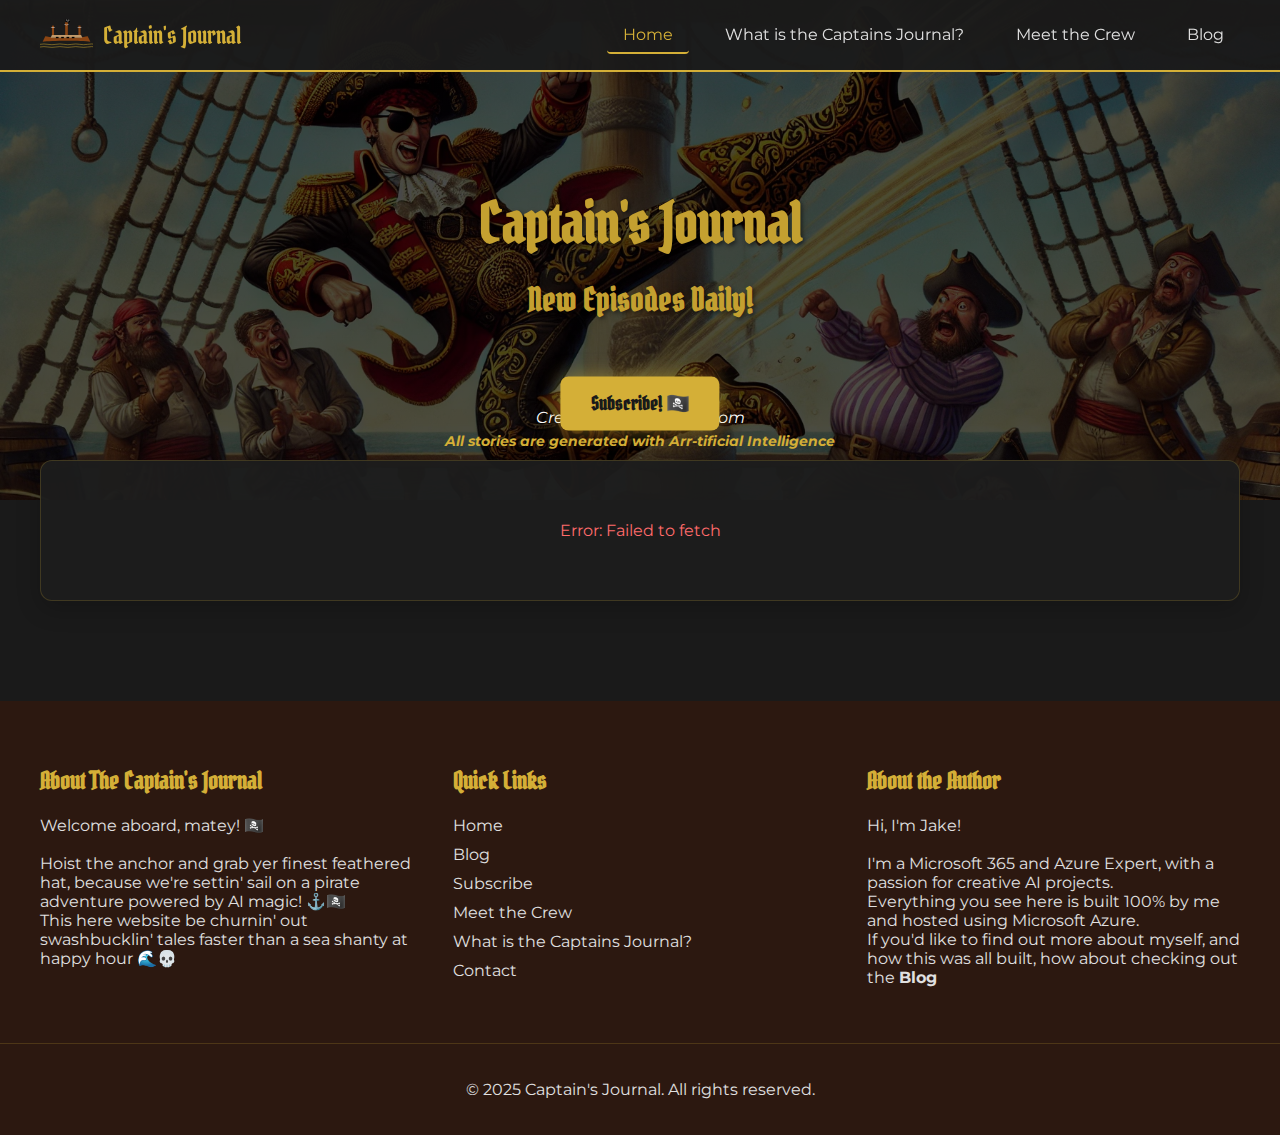
<file: index.html>
<!DOCTYPE html>
<html lang="en">
  <head>
    <meta charset="UTF-8" />
    <meta
      name="viewport"
      content="width=device-width, initial-scale=1.0, maximum-scale=1.0, user-scalable=no"
    />
    <title>Captain's Journal - Daily AI-Generated Pirate Adventures</title>

    <!-- Primary Meta Tags -->
    <meta
      name="title"
      content="Captain's Journal - Daily AI-Generated Pirate Adventures"
    />
    <meta
      name="description"
      content="Embark on daily pirate adventures generated by AI. Experience thrilling tales of daring captains, hidden treasures, and legendary sea battles with a touch of humor."
    />
    <meta
      name="keywords"
      content="pirate stories, AI storytelling, daily episodes, sea adventures, Captain's Journal, Jake Poulsom"
    />
    <meta name="author" content="Jake Poulsom" />
    <meta name="robots" content="index, follow" />
    <link rel="canonical" href="https://captains-journal.com" />

    <!-- Schema.org markup for Google -->
    <script type="application/ld+json">
      {
        "@context": "https://schema.org",
        "@type": "WebSite",
        "name": "Captain's Journal",
        "url": "https://captains-journal.com",
        "description": "Daily AI-generated pirate adventures and stories",
        "author": {
          "@type": "Person",
          "name": "Jake Poulsom"
        },
        "publisher": {
          "@type": "Organization",
          "name": "Captain's Journal"
        }
      }
    </script>

    <!-- Open Graph / Facebook -->
    <meta property="og:type" content="website" />
    <meta property="og:url" content="https://captains-journal.com" />
    <meta
      property="og:title"
      content="Captain's Journal - Daily AI-Generated Pirate Adventures"
    />
    <meta
      property="og:description"
      content="Embark on daily pirate adventures generated by AI. Experience thrilling tales of daring captains, hidden treasures, and legendary sea battles."
    />
    <meta
      property="og:image"
      content="https://captains-journal.com/images/social-preview.png"
    />
    <meta property="og:image:width" content="1200" />
    <meta property="og:image:height" content="630" />

    <!-- Twitter -->
    <meta property="twitter:card" content="summary_large_image" />
    <meta property="twitter:url" content="https://captains-journal.com" />
    <meta
      property="twitter:title"
      content="Captain's Journal - Daily AI-Generated Pirate Adventures"
    />
    <meta
      property="twitter:description"
      content="Embark on daily pirate adventures generated by AI. Experience thrilling tales of daring captains, hidden treasures, and legendary sea battles."
    />
    <meta
      property="twitter:image"
      content="https://captains-journal.com/images/social-preview.png"
    />

    <link rel="stylesheet" href="styles.css" />
    <link rel="preconnect" href="https://fonts.googleapis.com" />
    <link rel="preconnect" href="https://fonts.gstatic.com" crossorigin />
    <link
      href="https://fonts.googleapis.com/css2?family=Montserrat:wght@300;600&display=swap"
      rel="stylesheet"
    />
    <link
      href="https://fonts.googleapis.com/css2?family=Pirata+One&display=swap"
      rel="stylesheet"
    />
    <link rel="icon" type="image/x-icon" href="/images/favicon-32x32.png" />
    <link
      rel="icon"
      type="image/png"
      sizes="32x32"
      href="/images/favicon-32x32.png"
    />
    <link
      rel="icon"
      type="image/png"
      sizes="16x16"
      href="/images/favicon-16x16.png"
    />
    <link
      rel="apple-touch-icon"
      sizes="180x180"
      href="/images/apple-touch-icon.png"
    />
  </head>
  <body>
    <!-- Add this right after the opening <body> tag -->
    <nav class="main-nav" aria-label="Main navigation">
      <div class="nav-container">
        <div class="nav-logo">
          <a href="/">
            <img src="/images/pirate-ship.svg" alt="Captain's Journal" />
            <span>Captain's Journal</span>
          </a>
        </div>
        <div class="nav-links">
          <a href="/" class="nav-link active">Home</a>
          <a href="/wtfisthis/" class="nav-link">What is the Captains Journal?</a>
          <a href="/intro/" class="nav-link">Meet the Crew</a>
          <a href="/about/" class="nav-link">Blog</a>
          
        </div>
      </div>
    </nav>

    <!-- Hero Banner -->
    <header class="hero-banner" role="banner">
      <div class="hero-content">
        <div class="hero-content">
          <h1>Captain's Journal</h1>
          <h2>New Episodes Daily!</h2>
          <button class="subscribe-cta" onclick="document.getElementById('newsletterModal').style.display='block'">
            Subscribe! 🏴‍☠️
          </button>
        </div>

     
      </div>
      <div class="banner-footer">
        <div class="creator-credit">Created by Jake Poulsom</div>
        <div class="tagline">
          All stories are generated with Arr-tificial Intelligence
        </div>
      </div>
    </header>

    <!-- Main Content -->
    <div class="content-wrapper">
      <div class="episode-container" id="episodeContainer">
        <article
          class="loading-container"
          id="loadingSpinner"
          style="display: none"
        >
          <div class="pirate-ship">
            <img
              src="/images/pirate-ship.svg"
              alt="Loading animation - Pirate ship"
            />
          </div>
          <p class="loading-text">Loading the Captain's Log...</p>
        </article>
        <div id="errorContainer" class="error-container" role="alert"></div>
        <div id="episodeContainer" role="feed" aria-label="Episodes list"></div>
        <nav id="paginationContainer" aria-label="Episodes pagination"></nav>
        <!-- Episodes will be dynamically inserted here -->
      </div>
    </div>

    <!-- Scripts -->
    <script src="client.js"></script>

    <!-- Add this before closing </body> tag -->
    <footer class="site-footer" role="contentinfo">
      <div class="footer-container">
        <div class="footer-section">
          <h3>About The Captain's Journal</h3>
          <p>
            Welcome aboard, matey! 🏴‍☠️
            <br />
            <br />
            Hoist the anchor and grab yer finest feathered hat, because we're settin'
            sail on a pirate adventure powered by AI magic! ⚓🏴‍☠️
            <br />This here website be churnin' out swashbucklin' tales faster
            than a sea shanty at happy hour 🌊💀
          </p>
        </div>
        <div class="footer-section">
          <h3>Quick Links</h3>
          <ul>
            <li><a href="/">Home</a></li>
            <li><a href="/about/">Blog</a></li>
            <li><a href="#newsletter">Subscribe</a></li>
            <li><a href="/intro/">Meet the Crew</a></li>
            <li><a href="/wtfisthis/">What is the Captains Journal?</a></li>
            <li>
              <a href="mailto:thecaptain@captains-journal.com">Contact</a>
            </li>
          </ul>
        </div>
        <div class="footer-section">
          <h3>About the Author</h3>
          <p>
            Hi, I'm Jake! <br />
            <br />
            I'm a Microsoft 365 and Azure Expert, with a passion for creative AI
            projects.
            <br />
            Everything you see here is built 100% by me and hosted using
            Microsoft Azure.
            <br />
            If you'd like to find out more about myself, and how this was all
            built, how about checking out the
            <b><a href="/about">Blog</a></b>
          </p>
        </div>
      </div>
      <div class="footer-bottom">
        <p>&copy; 2025 Captain's Journal. All rights reserved.</p>
      </div>
    </footer>

    <!-- Remove the newsletter section from the top and add this at the bottom of the body -->
    <div id="newsletterModal" class="modal">
      <div class="modal-content">
        <span class="close-modal">&times;</span>
        <div class="newsletter">
          <div class="newsletter-content">
            <h2>Subscribe to Captain's Journal</h2>
            <p>Be the first to know when new episodes are released!</p>
            <form id="emailForm" class="signup-form">
              <div class="form-group">
                <input
                  type="email"
                  id="emailInput"
                  placeholder="Enter your email"
                  required
                />
                <div class="error-message"></div>
              </div>
              <button type="submit">Subscribe</button>
            </form>
          </div>
        </div>
      </div>
    </div>
  </body>
</html>
</file>
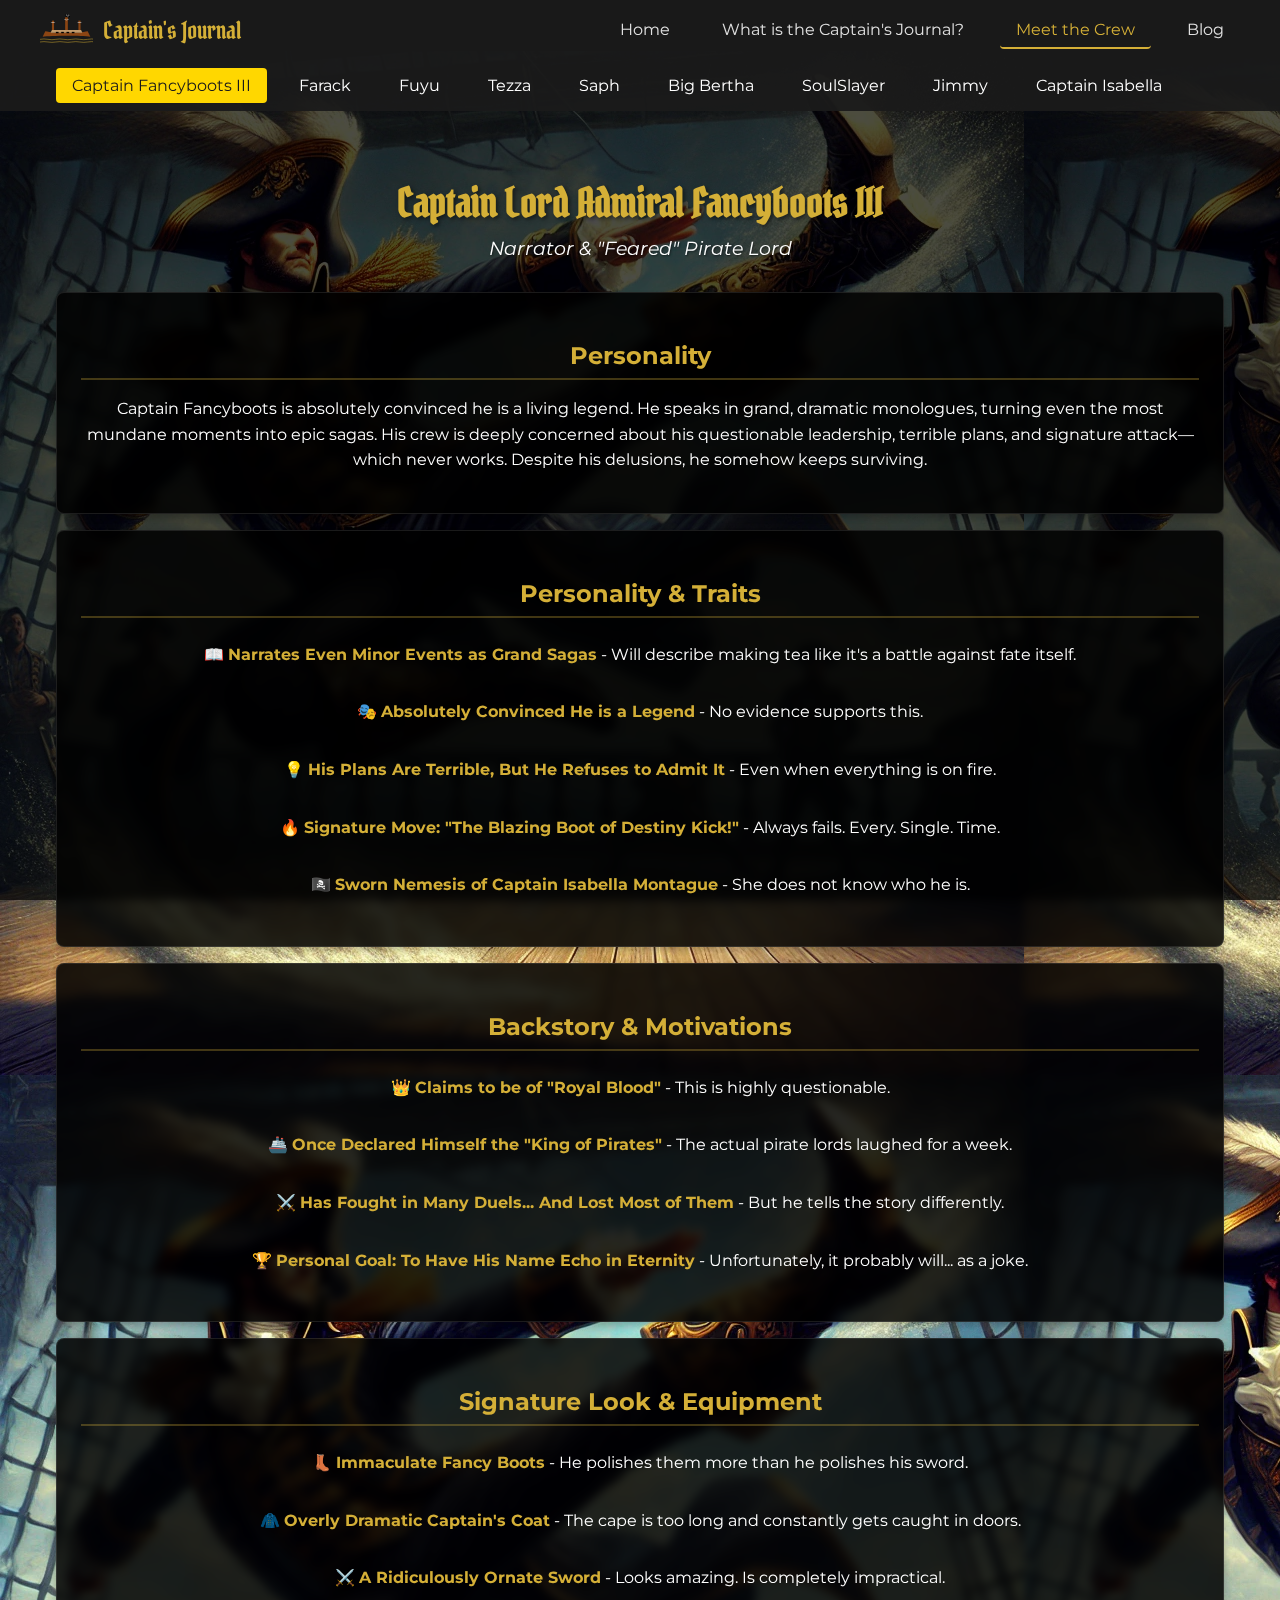
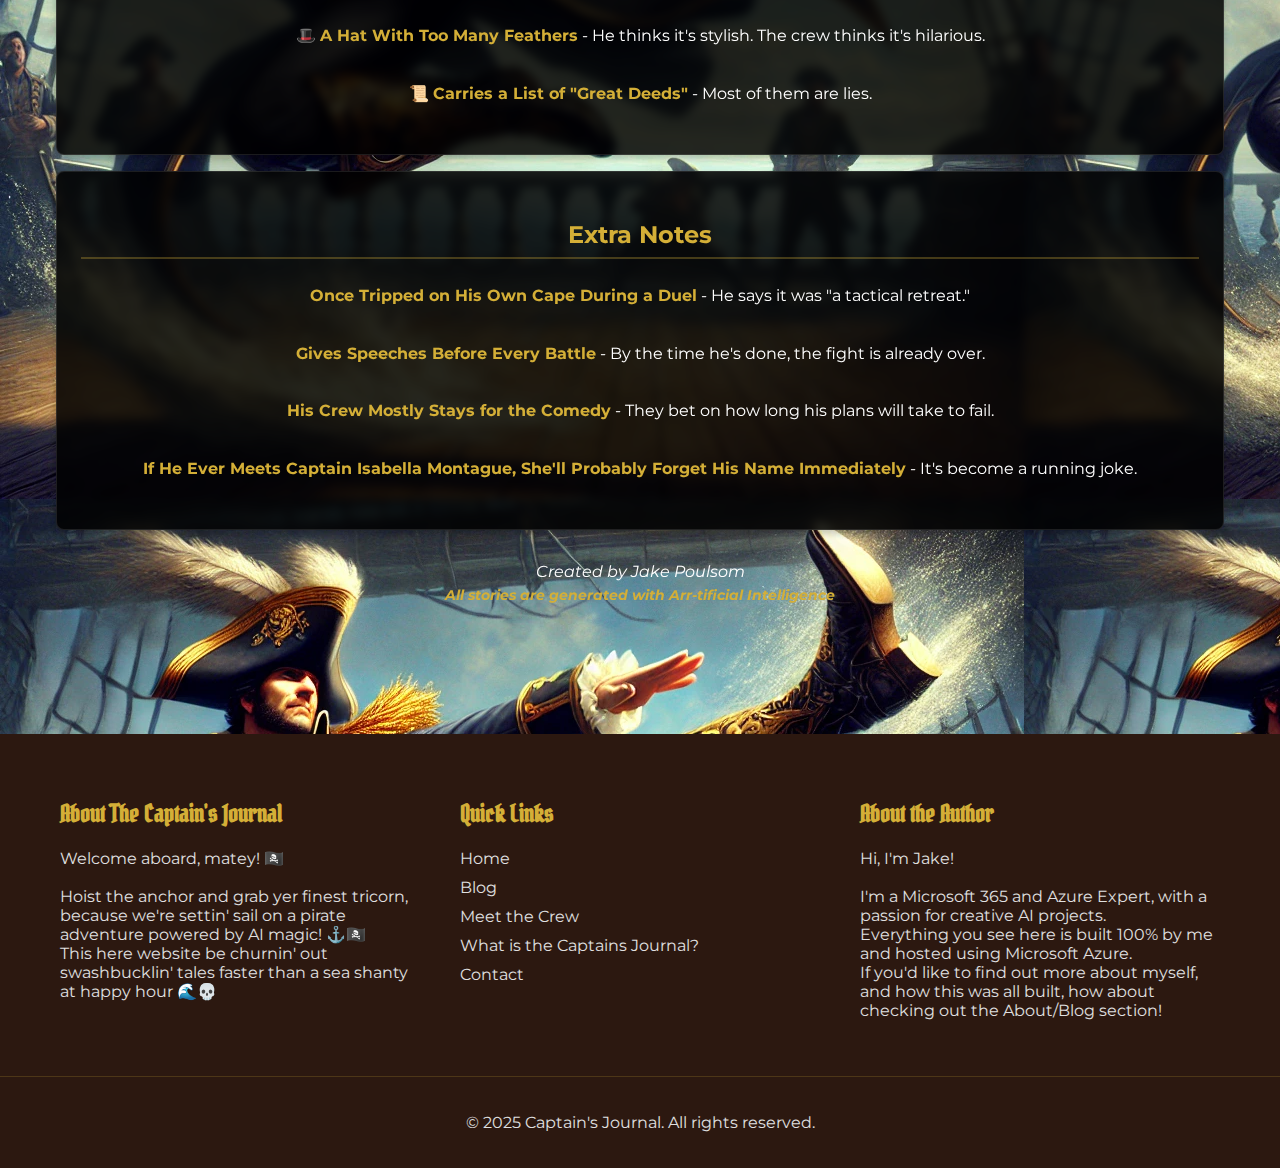
<file: intro/index.html>
<!DOCTYPE html>
<html lang="en">
  <head>
    <meta charset="UTF-8" />
    <meta
      name="viewport"
      content="width=device-width, initial-scale=1.0, maximum-scale=1.0, user-scalable=no"
    />
    <title>Captain's Journal - Daily AI-Generated Pirate Adventures</title>

    <!-- Primary Meta Tags -->
    <meta
      name="title"
      content="Captain's Journal - Daily AI-Generated Pirate Adventures"
    />
    <meta
      name="description"
      content="Embark on daily pirate adventures generated by AI. Experience thrilling tales of daring captains, hidden treasures, and legendary sea battles with a touch of humor."
    />
    <meta
      name="keywords"
      content="pirate stories, AI storytelling, daily episodes, sea adventures, Captain's Journal, Jake Poulsom"
    />
    <meta name="author" content="Jake Poulsom" />
    <meta name="robots" content="index, follow" />
    <link rel="canonical" href="https://captains-journal.com" />
    <script>
      function showCharacter(characterId) {
        // Hide all character profiles
        const profiles = document.querySelectorAll(".character-profile");
        profiles.forEach((profile) => profile.classList.remove("active"));

        // Show selected character profile
        const selectedProfile = document.getElementById(characterId);
        if (selectedProfile) {
          selectedProfile.classList.add("active");
        }

        // Update navigation active state
        const navLinks = document.querySelectorAll(".character-nav-link");
        navLinks.forEach((link) => {
          link.classList.remove("active");
          if (link.getAttribute("href") === "#" + characterId) {
            link.classList.add("active");
          }
        });

        // Update background
        const heroBanner = document.querySelector(".hero-banner");
        heroBanner.setAttribute("data-character", characterId);

        // Prevent default anchor behavior and set scroll position
        event.preventDefault();

        // Force scroll to top
        requestAnimationFrame(() => {
          window.scrollTo({
            top: 0,
            behavior: "instant",
          });
        });
      }

      // Handle initial load
      document.addEventListener("DOMContentLoaded", () => {
        const hash = window.location.hash.slice(1) || "fancyboots";
        showCharacter(hash);
        window.scrollTo(0, 0);
      });
    </script>
    <!-- Schema.org markup for Google -->
    <script type="application/ld+json">
      {
        "@context": "https://schema.org",
        "@type": "WebSite",
        "name": "Captain's Journal",
        "url": "https://captains-journal.com",
        "description": "Daily AI-generated pirate adventures and stories",
        "author": {
          "@type": "Person",
          "name": "Jake Poulsom"
        },
        "publisher": {
          "@type": "Organization",
          "name": "Captain's Journal"
        }
      }
    </script>

    <!-- Open Graph / Facebook -->
    <meta property="og:type" content="website" />
    <meta property="og:url" content="https://captains-journal.com" />
    <meta
      property="og:title"
      content="Captain's Journal - Daily AI-Generated Pirate Adventures"
    />
    <meta
      property="og:description"
      content="Embark on daily pirate adventures generated by AI. Experience thrilling tales of daring captains, hidden treasures, and legendary sea battles."
    />
    <meta
      property="og:image"
      content="https://captains-journal.com/images/social-preview.png"
    />
    <meta property="og:image:width" content="1200" />
    <meta property="og:image:height" content="630" />

    <!-- Twitter -->
    <meta property="twitter:card" content="summary_large_image" />
    <meta property="twitter:url" content="https://captains-journal.com" />
    <meta
      property="twitter:title"
      content="Captain's Journal - Daily AI-Generated Pirate Adventures"
    />
    <meta
      property="twitter:description"
      content="Embark on daily pirate adventures generated by AI. Experience thrilling tales of daring captains, hidden treasures, and legendary sea battles."
    />
    <meta
      property="twitter:image"
      content="https://captains-journal.com/images/social-preview.png"
    />

    <link rel="stylesheet" href="styles.css" />
    <link rel="preconnect" href="https://fonts.googleapis.com" />
    <link rel="preconnect" href="https://fonts.gstatic.com" crossorigin />
    <link
      href="https://fonts.googleapis.com/css2?family=Montserrat:wght@300;600&display=swap"
      rel="stylesheet"
    />
    <link
      href="https://fonts.googleapis.com/css2?family=Pirata+One&display=swap"
      rel="stylesheet"
    />
    <link rel="icon" type="image/x-icon" href="/images/favicon-32x32.png" />
    <link
      rel="icon"
      type="image/png"
      sizes="32x32"
      href="/images/favicon-32x32.png"
    />
    <link
      rel="icon"
      type="image/png"
      sizes="16x16"
      href="/images/favicon-16x16.png"
    />
    <link
      rel="apple-touch-icon"
      sizes="180x180"
      href="/images/apple-touch-icon.png"
    />
  </head>
  <body>
    <!-- Add this right after the opening <body> tag -->
    <nav class="main-nav" aria-label="Main navigation">
      <div class="nav-container">
        <div class="nav-logo">
          <a href="/">
            <img src="/images/pirate-ship.svg" alt="Captain's Journal" />
            <span>Captain's Journal</span>
          </a>
        </div>
        <div class="nav-links">
          <a href="/" class="nav-link">Home</a>
          <a href="/wtfisthis/" class="nav-link">What is the Captain's Journal?</a>
          <a href="/intro/" class="nav-link active">Meet the Crew</a>
          <a href="/about/" class="nav-link">Blog</a>
          
        </div>
      </div>
    </nav>

    <!-- Character Navigation Bar -->
    <nav class="character-nav" aria-label="Character navigation">
      <div class="character-nav-container">
        <a
          href="#fancyboots"
          class="character-nav-link active"
          onclick="showCharacter('fancyboots')"
          >Captain Fancyboots III</a
        >

        <a
          href="#farack"
          class="character-nav-link"
          onclick="showCharacter('farack')"
          >Farack</a
        >
        <a
          href="#fuyu"
          class="character-nav-link"
          onclick="showCharacter('fuyu')"
          >Fuyu</a
        >
        <a
          href="#tezza"
          class="character-nav-link"
          onclick="showCharacter('tezza')"
          >Tezza</a
        >
        <a
          href="#saph"
          class="character-nav-link"
          onclick="showCharacter('saph')"
          >Saph</a
        >
        <a
          href="#bertha"
          class="character-nav-link"
          onclick="showCharacter('bertha')"
          >Big Bertha</a
        >
        <a
          href="#soulslayer"
          class="character-nav-link"
          onclick="showCharacter('soulslayer')"
          >SoulSlayer</a
        >
        <a
          href="#jimmy"
          class="character-nav-link"
          onclick="showCharacter('jimmy')"
          >Jimmy</a
        >
        <a
          href="#isabella"
          class="character-nav-link"
          onclick="showCharacter('isabella')"
          >Captain Isabella</a
        >
      </div>
    </nav>

    <!-- Hero Banner -->
    <header class="hero-banner" role="banner">
      <div class="hero-content"></div>

      <!-- Farack's Profile -->
      <div id="farack" class="character-profile active">
        <h2 class="character-name">Farack</h2>
        <p class="character-role">First Mate - Hustler, Schemer, Salesman</p>

        <section class="profile-section">
          <h3>Personality</h3>
          <p>
            Farack is a smooth-talking hustler with a knack for survival and a
            terrible sense of balance. He's always falling overboard, despite
            the fact that he cannot swim. He's charming, cocky, and always
            working an angle, whether it's a high-stakes gamble or talking his
            way out of a noose. He prefers to fight from a distance, using his
            razor-sharp throwing cards to take down enemies before they get too
            close.
          </p>
        </section>

        <section class="profile-section">
          <h3>Personality & Traits</h3>
          <ul class="trait-list">
            <li>
              🌊 <strong>Always Falling Overboard</strong> - Cannot swim. The
              crew has stopped saving him immediately.
            </li>
            <li>
              ⚖️ <strong>Talked His Way Out of a Hanging Once</strong> -
              Convinced the executioner they were long-lost cousins.
            </li>
            <li>
              🃏 <strong>Throws Playing Cards as Weapons</strong> - Surprisingly
              deadly. Can hit pressure points, eyes, or throats.
            </li>
            <li>
              🎩 <strong>Ridiculously Good at Lying</strong> - If his mouth is
              moving, there's a 50/50 chance it's a con.
            </li>
            <li>
              💸 <strong>Always Has a "Genius" Get-Rich Scheme</strong> - The
              crew never falls for them.
            </li>
          </ul>
        </section>

        <section class="profile-section">
          <h3>Backstory & Motivations</h3>
          <ul class="trait-list">
            <li>
              🏴‍☠️ <strong>Once a Merchant, Now a Pirate</strong> - Got accused of
              smuggling, so he became an actual criminal.
            </li>
            <li>
              🎲
              <strong>Has Cheated in Every Card Game He's Ever Played</strong> -
              Somehow, no one ever catches him.
            </li>
            <li>
              🍻 <strong>Banned from at Least Five Taverns</strong> - For
              scamming the owners and charming their daughters.
            </li>
            <li>
              🏆 <strong>Personal Goal</strong> - To Open the Most Exclusive
              Pirate Tavern, where only the best rum, food, and riches are
              served.
            </li>
          </ul>
        </section>

        <section class="profile-section">
          <h3>Signature Look & Equipment</h3>
          <ul class="trait-list">
            <li>
              🧥 <strong>Long Leather Coat</strong> - Always smells like smoke,
              whiskey, and regret.
            </li>
            <li>
              ♠️ <strong>Deck of Razor-Edged Playing Cards</strong> - Used for
              games, tricks, and stabbing people.
            </li>
            <li>
              🥃 <strong>Flask of Expensive Whiskey</strong> - Would trade a
              man's life for a good bottle.
            </li>
            <li>
              🕶️ <strong>Looks Suspiciously Normal</strong> - On purpose. He
              blends in everywhere.
            </li>
            <li>
              🌶️ <strong>Secret Spice Pouch</strong> - Refuses to reveal what's
              in it. It makes his stews unbeatable.
            </li>
          </ul>
        </section>

        <section class="profile-section">
          <h3>Extra Notes</h3>
          <ul class="trait-list">
            <li>
              <strong>The Crew Has a Running Bet</strong> - On how long before
              he falls overboard again.
            </li>
            <li>
              <strong>Master of Deception</strong> - Once tricked a Navy Officer
              into paying his bar tab.
            </li>
            <li>
              <strong>Accidental Black Market Boss</strong> - Started a thriving
              black market in one port by mistake.
            </li>
            <li>
              <strong>Secret Crush</strong> - Secretly soft on Big Bertha, but
              too scared to admit it.
            </li>
          </ul>
        </section>
      </div>

      <!-- Fuyu's Profile -->
      <div id="fuyu" class="character-profile">
        <h2 class="character-name">Fuyu</h2>
        <p class="character-role">Cursed Relic Collector & Occult Enthusiast</p>

        <section class="profile-section">
          <h3>Personality</h3>
          <p>
            Fuyu is a walking bad omen, and the crew hates it. She's mildly
            cursed, suspiciously lucky, and unnervingly comfortable with ghosts.
            She reads smutty books in public, throws hexes at enemies, and hides
            her pet snake in people's hammocks for fun. Whether she's actually a
            witch or just an agent of chaos, no one knows—and no one wants to
            ask.
          </p>
        </section>

        <section class="profile-section">
          <h3>Personality & Traits</h3>
          <ul class="trait-list">
            <li>
              👻 <strong>Ghosts Love Her, The Crew Hates That</strong> - Things
              move around her. Shadows stretch. Candles flicker. It's not okay.
            </li>
            <li>
              📖 <strong>Reads Smut in the Crow's Nest</strong> - Loudly. Will
              read the spiciest excerpts just to make people uncomfortable.
            </li>
            <li>
              🧙‍♀️ <strong>Throws Hexes at Enemies</strong> - They might be real.
              They might be fake. But people still get boils.
            </li>
            <li>
              🐍 <strong>Has a Pet Snake Named Nagini</strong> - Loves hiding it
              in hammocks and under coats for fun.
            </li>
            <li>
              🔮 <strong>"Predicts the Future"</strong> - But only in the
              vaguest, most unhelpful way.
            </li>
          </ul>
        </section>

        <section class="profile-section">
          <h3>Backstory & Motivations</h3>
          <ul class="trait-list">
            <li>
              ⚰️ <strong>Exiled for "Meddling with the Unnatural"</strong> - She
              may or may not have raised the dead. She's not saying.
            </li>
            <li>
              📜
              <strong
                >Traded a King's Ransom for a Book That Just Insults Her</strong
              >
              - Still keeps it. It's too entertaining.
            </li>
            <li>
              🛑 <strong>Banned from at Least Three Arcane Societies</strong> -
              For "taking things too far." No regrets.
            </li>
            <li>
              📚 <strong>Personal Goal: To Find the Black Library</strong> - The
              legendary archive of the world's most cursed books.
            </li>
          </ul>
        </section>

        <section class="profile-section">
          <h3>Signature Look & Equipment</h3>
          <ul class="trait-list">
            <li>
              🖤 <strong>All-Black Clothing</strong> - Long flowing coat, fitted
              tunic, and fingerless gloves—for maximum drama.
            </li>
            <li>
              💀
              <strong>A Bone Talisman That Glows When Danger is Near</strong> -
              Sometimes it whispers.
            </li>
            <li>
              🐍 <strong>Nagini, Her Pet Snake</strong> - Usually coiled around
              her wrist or hidden in her coat.
            </li>
            <li>
              📖 <strong>A Leather-Bound "Spellbook"</strong> - Half spells,
              half smut. Refuses to explain.
            </li>
            <li>
              🔥 <strong>Always Smells Like Incense & Old Books</strong> - The
              kind of scent that lingers, even after she leaves a room.
            </li>
          </ul>
        </section>

        <section class="profile-section">
          <h3>Extra Notes</h3>
          <ul class="trait-list">
            <li>
              <strong>The Crew Swears She's Unkillable</strong> - She once fell
              overboard in a storm and washed up before the ship docked.
            </li>
            <li>
              <strong>Once Stared Down a Ghost Captain and Won</strong> - No one
              knows how. Even she seems surprised.
            </li>
            <li>
              <strong>Her "Curses" Seem to Work...?</strong> - A guy she hexed
              did break out in boils two weeks later. Coincidence?
            </li>
            <li>
              <strong>Once Gave Jimmy a Good Luck Charm</strong> - Somehow, it
              worked. The crew is terrified.
            </li>
          </ul>
        </section>
      </div>
      <div id="bertha" class="character-profile">
        <h2 class="character-name">Big Bertha</h2>
        <p class="character-role">
          Quartermaster – Keeps order & discipline, second-in-command
        </p>

        <section class="profile-section">
          <h3>Personality</h3>
          <p>
            Big Bertha is an unstoppable force of nature, feared by enemies and
            fiercely protective of her crew. She's as tough as old leather, loud
            as a cannon blast, and strong enough to shatter bones with a single
            punch. But beneath the brawler's exterior, she has a soft
            spot—especially for her ragtag pirate family. And Farack. Though
            she'd rather be marooned than admit it.
          </p>
        </section>

        <section class="profile-section">
          <h3>Personality & Traits</h3>
          <ul class="trait-list">
            <li>
              💥 <strong>Unstoppable Force</strong> - If there's a brawl, Bertha
              starts it and finishes it. She once punched a shark for getting
              too close to the ship.
            </li>
            <li>
              🛡️ <strong>Fiercely Protective</strong> - The crew is her family.
              If anyone threatens them, they'll need a very good doctor.
            </li>
            <li>
              🍗 <strong>Loves to Eat</strong> - Her appetite is legendary.
              Whole barrels of rum and turkey legs the size of a man's head are
              just snacks.
            </li>
            <li>
              ❤️ <strong>Secretly in Love with Farack</strong> - Leads to
              hilarious misunderstandings. When flustered, she punches walls.
              And tables. And sometimes people.
            </li>
            <li>
              📢 <strong>Booming Voice</strong> - Loud enough to be heard over
              cannon fire. Can silence an entire tavern with a single shout.
            </li>
            <li>
              🎶 <strong>Secret Talent: Singing</strong> - Has a shockingly
              beautiful singing voice, but she'd rather punch you than let you
              know.
            </li>
          </ul>
        </section>

        <section class="profile-section">
          <h3>Backstory & Motivations</h3>
          <ul class="trait-list">
            <li>
              🏴‍☠️ <strong>From Tavern Brawler to Pirate Queen</strong> - Once the
              most feared fighter in port town taverns, she arm-wrestled a
              pirate captain for his entire ship. And won.
            </li>
            <li>
              ⚖️ <strong>Personal Code</strong> - Never hurts the weak. Bullies
              the bullies. Respects strength, loyalty, and a good drinking
              partner.
            </li>
            <li>
              💪 <strong>Goal: To Be the Strongest Pirate Alive</strong> - Not
              just in combat, but in spirit. She dreams of building an
              unbreakable crew—one the world will never forget.
            </li>
          </ul>
        </section>

        <section class="profile-section">
          <h3>Signature Look & Equipment</h3>
          <ul class="trait-list">
            <li>
              🦾 <strong>Tattered Leather Vest</strong> - Barely contains her
              massive frame.
            </li>
            <li>
              👖 <strong>Baggy Pants & Steel-Toed Boots</strong> - Sturdy enough
              to break a man's ribs.
            </li>
            <li>
              ⛓️ <strong>Wears a Thick Iron Chain as a Belt</strong> - Which
              doubles as a whipping weapon.
            </li>
            <li>
              🪓 <strong>Massive Spiked Club ("Ol' Betsy")</strong> - Rumored to
              have dented a navy warship in a single swing.
            </li>
          </ul>
        </section>

        <section class="profile-section">
          <h3>Extra Notes</h3>
          <ul class="trait-list">
            <li>
              <strong>Drinks Like a Fish, Fights Like a Demon</strong> - Can
              out-drink and outfight just about anyone.
            </li>
            <li>
              <strong>Has a Soft Spot for Animals</strong> - Would fight ten men
              to save a stray dog.
            </li>
            <li>
              <strong>Swears Like a Sailor, Laughs Like a Thunderstorm</strong>
              - Her presence is as loud as her legend.
            </li>
            <li>
              <strong>Once Wrestled a Bear (And Won)</strong> - The bear now
              respects her.
            </li>
          </ul>
        </section>
      </div>

      <div id="soulslayer" class="character-profile">
        <h2 class="character-name">SoulSlayer</h2>
        <p class="character-role">Ship's Cook & Amateur Blacksmith</p>

        <section class="profile-section">
          <h3>Personality</h3>
          <p>
            SoulSlayer is a man possessed. Whether he's slow-roasting a perfect
            pork shoulder or forging a blade that could cut through a man's
            soul, he treats his craft with almost religious intensity. He looks
            like a monk, speaks like a philosopher, and fights like a demon with
            a meat cleaver. Insult his cooking? You might wake up with "Mercy"
            embedded in your hammock.
          </p>
        </section>

        <section class="profile-section">
          <h3>Personality & Traits</h3>
          <ul class="trait-list">
            <li>
              🔪 <strong>Obsessive Perfectionist</strong> - If it's not perfect,
              it's worthless. This applies to food, knives, and killing people.
            </li>
            <li>
              🐖 <strong>Loves Pork Roasts to an Unhealthy Degree</strong> -
              Will monologue for hours about pork. If you don't listen, he takes
              it personally.
            </li>
            <li>
              🔥 <strong>Self-Taught Blacksmith</strong> - Forges homemade
              knives and swords, sometimes while cooking at the same time.
            </li>
            <li>
              🧘‍♂️ <strong>Looks Like a Saint, Fights Like a Demon</strong> - Long
              black hair, thick beard, an almost holy presence—until he starts
              swinging a cleaver in battle.
            </li>
            <li>
              🎭 <strong>Dramatic as Hell</strong> - Speaks in deep,
              philosophical metaphors about life, death, and the divinity of
              pork.
            </li>
          </ul>
        </section>

        <section class="profile-section">
          <h3>Backstory & Motivations</h3>
          <ul class="trait-list">
            <li>
              🥩
              <strong>Was Once a Monk, Then a Butcher, Then a Pirate</strong> -
              Left the monastery because "the kitchen called to him more than
              the scriptures."
            </li>
            <li>
              🩸
              <strong>Once Killed a Man for Ruining a Perfect Roast</strong> -
              Swears it was "self-defense."
            </li>
            <li>
              ⚔️
              <strong
                >Rumored to Have Sold His Soul for the Perfect Knife</strong
              >
              - He won't confirm or deny this.
            </li>
            <li>
              🔥 <strong>Personal Goal</strong> - To forge the ultimate blade
              and cook the ultimate roast before he dies. (And he talks about
              dying a lot.)
            </li>
          </ul>
        </section>

        <section class="profile-section">
          <h3>Signature Look & Equipment</h3>
          <ul class="trait-list">
            <li>
              👕 <strong>Tattered White Apron</strong> - Stained with blood and
              grease from both cooking and battle.
            </li>
            <li>
              🔪 <strong>Handmade Cleaver Named "Mercy"</strong> - Razor-sharp,
              and yes, he fights with it.
            </li>
            <li>
              🗡️ <strong>Carries at Least 10 Knives at All Times</strong> - Some
              for cooking. Some for stabbing.
            </li>
            <li>
              🔥 <strong>Smells Like Smoke & Spices</strong> - A mix of charred
              meat, fire, and steel.
            </li>
            <li>
              👁️ <strong>Deep, Hollow Eyes</strong> - Looks like he's either
              seen the meaning of life or lost his mind completely.
            </li>
          </ul>
        </section>

        <section class="profile-section">
          <h3>Extra Notes</h3>
          <ul class="trait-list">
            <li>
              <strong>Has No Patience for Bad Cooks</strong> - Will fight anyone
              who overcooks steak.
            </li>
            <li>
              <strong>Talks to His Knives</strong> - Treats them like sacred
              relics. They have names. They have stories.
            </li>
            <li>
              <strong>Believes the Perfect Meal Can Change a Man's Fate</strong>
              - He's waiting to prove it.
            </li>
            <li>
              <strong>Once Spent 3 Days Making a Single Stew</strong> - The crew
              still talks about it. Some cried. Some saw God.
            </li>
            <li>
              <strong>Sings While Cooking</strong> - His deep, haunting voice
              makes everything feel like a ritual.
            </li>
          </ul>
        </section>
      </div>

      <div id="tezza" class="character-profile">
        <h2 class="character-name">Tezza</h2>
        <p class="character-role">Navigator & (Terrible) Spy</p>

        <section class="profile-section">
          <h3>Personality</h3>
          <p>
            Tezza is a walking paradox. She's the ship's navigator, yet she
            constantly gets lost. She's a spy, yet she immediately blows her
            cover. She has a strange, almost supernatural ability to make others
            believe she knows what she's doing—even when she's holding the map
            upside down. The crew has stopped questioning it.
          </p>
        </section>

        <section class="profile-section">
          <h3>Personality & Traits</h3>
          <ul class="trait-list">
            <li>
              🗺️ <strong>Legendary Sense of Misdirection</strong> - Not only
              does she get lost, but she convinces everyone else they're going
              the right way.
            </li>
            <li>
              📜 <strong>Carries a Map… Upside Down</strong> - Swears by her
              trusty map. It's always wrong.
            </li>
            <li>
              🎭 <strong>Secret Spy… Who Blows Her Cover Instantly</strong> -
              Tries to be stealthy but loudly announces, "I AM BLENDING IN!"
            </li>
            <li>
              🦜 <strong>Convinces People She Knows What She's Doing</strong> -
              Even when it's obvious she doesn't.
            </li>
            <li>
              🔍
              <strong
                >Has a Million Secret Hiding Spots… That She Forgets</strong
              >
              - Stashes important things in "safe places" and loses them
              immediately.
            </li>
          </ul>
        </section>

        <section class="profile-section">
          <h3>Backstory & Motivations</h3>
          <ul class="trait-list">
            <li>
              🏴‍☠️ <strong>Joined the Crew By "Accident"</strong> - May or may not
              have been spying on them and just never left.
            </li>
            <li>
              🌍 <strong>Once Navigated to the Wrong Continent</strong> - Swore
              it was intentional. It was not.
            </li>
            <li>
              🤫 <strong>Technically Works for a Secret Organization</strong> -
              They regret hiring her.
            </li>
            <li>
              🎯
              <strong
                >Personal Goal: To Become a Master Spy & Master
                Navigator</strong
              >
              - She's terrible at both, but very determined.
            </li>
          </ul>
        </section>

        <section class="profile-section">
          <h3>Signature Look & Equipment</h3>
          <ul class="trait-list">
            <li>
              📜 <strong>Map Covered in Confusing Scribbles</strong> - No one
              can read it. Not even her.
            </li>
            <li>
              🎩 <strong>A Disguise That's Just a Fake Mustache</strong> - It
              fools no one.
            </li>
            <li>
              🔎 <strong>Carries a Spyglass… That's Cracked</strong> - Still
              insists it works perfectly.
            </li>
            <li>
              🦜 <strong>Keeps a Journal of "Spy Notes"</strong> - Writes every
              secret down and then loses it.
            </li>
            <li>
              🎭 <strong>"Blending In" Outfit That's Loudly Colored</strong> -
              Stands out in every crowd.
            </li>
          </ul>
        </section>

        <section class="profile-section">
          <h3>Extra Notes</h3>
          <ul class="trait-list">
            <li>
              <strong>Once Spied on the Crew for a Whole Year</strong> - No one
              noticed… or cared.
            </li>
            <li>
              <strong>Genuinely Thinks She's a Master of Disguise</strong> -
              Even though she is not.
            </li>
            <li>
              <strong>Once Tricked an Enemy Fleet into Getting Lost</strong> -
              Entirely by accident.
            </li>
            <li>
              <strong>Her Compass Is Always Spinning</strong> - She insists it's
              "just fine."
            </li>
          </ul>
        </section>
      </div>

      <div id="saph" class="character-profile">
        <h2 class="character-name">Saph</h2>
        <p class="character-role">Gunner & Explosives Enthusiast</p>

        <section class="profile-section">
          <h3>Personality</h3>
          <p>
            Saph is the walking definition of chaos. He loves explosions a
            little too much—to the point where the crew actively tries to hide
            the gunpowder from him. He's a complete wildcard, doing anything for
            a laugh, even if it means blowing up a governor's mansion
            (allegedly). Despite being wanted by three different navies, he has
            an infuriating habit of casually strolling into their ports like
            nothing's wrong.
          </p>
        </section>

        <section class="profile-section">
          <h3>Personality & Traits</h3>
          <ul class="trait-list">
            <li>
              💥 <strong>Loves Explosions Too Much</strong> - If something can
              explode, it will.
            </li>
            <li>
              🏛️
              <strong>Once "Allegedly" Blew Up a Governor's Mansion</strong> -
              Claims it was "an accident." It was not.
            </li>
            <li>
              🎭 <strong>Complete and Utter Wildcard</strong> - Will do anything
              for a laugh, no matter how reckless.
            </li>
            <li>
              ⚖️ <strong>Wanted by Three Different Navies</strong> - Yet
              somehow, he keeps getting away.
            </li>
            <li>
              🐺 <strong>Loyal Siberian Husky Companion: Velvet</strong> -
              Smarter than half the crew. Possibly smarter than Saph.
            </li>
          </ul>
        </section>

        <section class="profile-section">
          <h3>Backstory & Motivations</h3>
          <ul class="trait-list">
            <li>
              🔥
              <strong
                >Got Kicked Out of His First Pirate Crew for "Too Many
                Explosions"</strong
              >
              - A record-breaking offense.
            </li>
            <li>
              🛳️
              <strong
                >Once Escaped a Navy Warship by Blowing Up His Own
                Rowboat</strong
              >
              - No one knows how he survived.
            </li>
            <li>
              🎯
              <strong
                >Once Made a Cannon Shot from a Ridiculous Distance</strong
              >
              - Even he was shocked it worked.
            </li>
            <li>
              🏆
              <strong
                >Personal Goal: Create the Biggest Explosion the World Has Ever
                Seen</strong
              >
              - The crew is terrified.
            </li>
          </ul>
        </section>

        <section class="profile-section">
          <h3>Signature Look & Equipment</h3>
          <ul class="trait-list">
            <li>
              🧥 <strong>Tattered Leather Coat Covered in Burn Marks</strong> -
              Smells like gunpowder and bad decisions.
            </li>
            <li>
              💣 <strong>Always Carries "Emergency Explosives"</strong> - The
              crew hates this.
            </li>
            <li>
              🔫
              <strong
                >Dual Flintlock Pistols Named "Boom" and "Bigger Boom"</strong
              >
              - No one trusts him with them.
            </li>
            <li>
              🐺 <strong>Velvet, His Loyal Husky</strong> - Somehow keeps him
              alive and out of trouble.
            </li>
            <li>
              🕶️ <strong>Constantly Wearing Goggles on His Forehead</strong> -
              Takes them off right before things explode.
            </li>
          </ul>
        </section>

        <section class="profile-section">
          <h3>Extra Notes</h3>
          <ul class="trait-list">
            <li>
              <strong>Somehow Always Lands on His Feet</strong> - Even after
              being launched from a cannon.
            </li>
            <li>
              <strong>Once Accidentally Sunk a Navy Ship</strong> - He was just
              trying to light his pipe.
            </li>
            <li>
              <strong>The Crew Takes Bets on What He'll Blow Up Next</strong> -
              The ship is not an option.
            </li>
            <li>
              <strong>Velvet Has Saved His Life Multiple Times</strong> - She
              deserves a raise.
            </li>
          </ul>
        </section>
      </div>

      <div id="jimmy" class="character-profile">
        <h2 class="character-name">Jimmy</h2>
        <p class="character-role">Cabin Boy & Chaos Magnet</p>

        <section class="profile-section">
          <h3>Personality</h3>
          <p>
            Jimmy is living proof that luck is real. He has no combat skills, no
            special talents, and absolutely no idea what he's doing. And yet, he
            keeps surviving. The crew alternates between protecting him and
            betting on what idiotic thing he'll do next. He's completely
            oblivious to how dangerous his life is, and somehow, that might be
            his greatest strength.
          </p>
        </section>

        <section class="profile-section">
          <h3>Personality & Traits</h3>
          <ul class="trait-list">
            <li>
              🤷 <strong>Completely Oblivious</strong> - Doesn't understand half
              of what's going on, and somehow, that keeps him safe.
            </li>
            <li>
              ⚔️ <strong>Accidentally Won a Duel Against an Admiral</strong> -
              No one, including Jimmy himself, knows how this happened.
            </li>
            <li>
              🎲
              <strong>The Crew Bets on What Stupid Thing He'll Do Next</strong>
              - He has never disappointed them.
            </li>
            <li>
              🔥 <strong>Somehow Always in the Center of the Action</strong> -
              Not on purpose. It just happens.
            </li>
            <li>
              💀 <strong>Unkillable Through Dumb Luck</strong> - Should have
              died at least 12 times by now.
            </li>
            <li>
              🚨 <strong>Master of Accidental Escapes</strong> - Has gotten out
              of chains, cages, and certain death by sheer luck.
            </li>
          </ul>
        </section>

        <section class="profile-section">
          <h3>Backstory & Motivations</h3>
          <ul class="trait-list">
            <li>
              🛶 <strong>"Joined the Crew by Mistake"</strong> - Thought he was
              getting on a fishing boat. Now he's a pirate.
            </li>
            <li>
              ⚠️
              <strong>Once Set the Ship on Fire While Trying to Cook</strong> -
              The fire somehow missed all the gunpowder. SoulSlayer hasn't
              forgiven him.
            </li>
            <li>
              💰 <strong>Keeps Finding Treasure on Accident</strong> - Jimmy
              once tripped over a chest of gold. It just happens.
            </li>
            <li>
              👀 <strong>Personal Goal</strong> - He doesn't have one. He's just
              going with the flow.
            </li>
          </ul>
        </section>

        <section class="profile-section">
          <h3>Signature Look & Equipment</h3>
          <ul class="trait-list">
            <li>
              👕 <strong>Oversized Shirt & Patchy Pants</strong> - Looks like he
              borrowed clothes from five different people.
            </li>
            <li>
              👒 <strong>A Hat That's Too Big for Him</strong> - No one knows
              where he got it. Neither does he.
            </li>
            <li>
              🔪 <strong>Carries a Rusty Dagger He's Never Used</strong> -
              Somehow, this makes him even more dangerous.
            </li>
            <li>
              📦 <strong>Always Carrying Something He Shouldn't Be</strong> -
              Powder kegs, stolen maps, a cursed idol. He never realizes it.
            </li>
            <li>
              😃 <strong>Goofy, Unshaken Expression</strong> - No matter what's
              happening, he looks mildly confused but happy.
            </li>
          </ul>
        </section>

        <section class="profile-section">
          <h3>Extra Notes</h3>
          <ul class="trait-list">
            <li>
              <strong>Once Outsmarted a Navy Officer by Accident</strong> - He
              wasn't even trying.
            </li>
            <li>
              <strong>Got Kidnapped by Mistake</strong> - His captors paid the
              crew to take him back.
            </li>
            <li>
              <strong>Once Talked Down a Sea Monster</strong> - He thought it
              was a pet. It left peacefully.
            </li>
            <li>
              <strong>Some Say He's Blessed by the Gods</strong> - Others say
              the gods are just watching for fun.
            </li>
            <li>
              <strong>The Crew Protects Him… But Also Uses Him as Bait</strong>
              - He doesn't realize it.
            </li>
          </ul>
        </section>
      </div>
      <div id="isabella" class="character-profile">
        <h2 class="character-name">Captain Isabella Montague</h2>
        <p class="character-role">Elegant & Legendary Pirate Captain</p>

        <section class="profile-section">
          <h3>Personality</h3>
          <p>
            Captain Isabella Montague is the epitome of a true pirate legend.
            Fearless, cunning, and effortlessly elegant, she commands respect
            wherever she sails. Her name alone strikes fear into the hearts of
            navy officers and rival pirates alike. However, unbeknownst to her,
            she has a sworn nemesis—Captain Fancyboots. She doesn't know who he
            is. But her crew loves mocking him.
          </p>
        </section>

        <section class="profile-section">
          <h3>Personality & Traits</h3>
          <ul class="trait-list">
            <li>
              ⚔️ <strong>A Real Pirate, Elegant & Legendary</strong> - A perfect
              balance of grace and ruthlessness. She's as deadly with a blade as
              she is with her words.
            </li>
            <li>
              🤷
              <strong
                >Captain Fancyboots' Sworn Nemesis… But She Has No Idea Who He
                Is</strong
              >
              - If she ever meets him, she'll probably forget him immediately.
            </li>
            <li>
              🗡️ <strong>Famous for Her Unparalleled Swordsmanship</strong> -
              It's said she once disarmed an entire crew without breaking a
              sweat.
            </li>
            <li>
              🏴‍☠️ <strong>Her Crew Absolutely Worships Her</strong> - They'd
              follow her to the depths of hell—but also, they love using
              Fancyboots as a running joke.
            </li>
            <li>
              🎩 <strong>Charming Yet Cutthroat</strong> - Can negotiate like
              royalty or gut a man without blinking. Depends on her mood.
            </li>
          </ul>
        </section>

        <section class="profile-section">
          <h3>Backstory & Motivations</h3>
          <ul class="trait-list">
            <li>
              💎 <strong>Born Into Nobility, Became a Pirate Queen</strong> -
              Left a wealthy aristocratic life behind in search of true
              adventure and freedom.
            </li>
            <li>
              ⚖️ <strong>Holds a Strict Code of Honor</strong> - Will never
              betray her crew and only fights those who deserve it.
            </li>
            <li>
              🌊 <strong>Has Outsailed the Entire Royal Navy—Twice</strong> -
              The navy chases her, but she always slips away.
            </li>
            <li>
              👑
              <strong>Personal Goal: To Carve Her Name into History</strong> -
              She wants her legend to live forever.
            </li>
          </ul>
        </section>

        <section class="profile-section">
          <h3>Signature Look & Equipment</h3>
          <ul class="trait-list">
            <li>
              🎽 <strong>Finely-Tailored Pirate Coat</strong> - Always
              immaculate, even after battle.
            </li>
            <li>
              🪶 <strong>Tricorn Hat with a White Feather</strong> - A signature
              look that no one else dares copy.
            </li>
            <li>
              ⚔️ <strong>Rapier Named "Silver Whisper"</strong> - Said to strike
              faster than the eye can see.
            </li>
            <li>
              🦜 <strong>Has a Snow-White Parrot Named "Duchess"</strong> - More
              refined than most noblemen.
            </li>
            <li>
              💍
              <strong>Wears Jewelry from Every Kingdom She's Conquered</strong>
              - A reminder of her victories.
            </li>
          </ul>
        </section>

        <section class="profile-section">
          <h3>Extra Notes</h3>
          <ul class="trait-list">
            <li>
              <strong>Once Defeated a Fleet Using Only Strategy</strong> -
              Didn't fire a single cannon.
            </li>
            <li>
              <strong>Has Been to the "Black Library" and Stole a Book</strong>
              - Fuyu would kill to know which one.
            </li>
            <li>
              <strong>The Navy Hates Her, But Secretly Admires Her</strong> -
              Some officers collect paintings of her.
            </li>
            <li>
              <strong
                >If She Ever Meets Captain Fancyboots, She'll Probably Forget
                His Name Immediately</strong
              >
              - It's become a running joke among the crew.
            </li>
          </ul>
        </section>
      </div>
      <div id="fancyboots" class="character-profile">
        <h2 class="character-name">Captain Lord Admiral Fancyboots III</h2>
        <p class="character-role">Narrator & "Feared" Pirate Lord</p>

        <section class="profile-section">
          <h3>Personality</h3>
          <p>
            Captain Fancyboots is absolutely convinced he is a living legend. He
            speaks in grand, dramatic monologues, turning even the most mundane
            moments into epic sagas. His crew is deeply concerned about his
            questionable leadership, terrible plans, and signature attack—which
            never works. Despite his delusions, he somehow keeps surviving.
          </p>
        </section>

        <section class="profile-section">
          <h3>Personality & Traits</h3>
          <ul class="trait-list">
            <li>
              📖 <strong>Narrates Even Minor Events as Grand Sagas</strong> -
              Will describe making tea like it's a battle against fate itself.
            </li>
            <li>
              🎭 <strong>Absolutely Convinced He is a Legend</strong> - No
              evidence supports this.
            </li>
            <li>
              💡
              <strong
                >His Plans Are Terrible, But He Refuses to Admit It</strong
              >
              - Even when everything is on fire.
            </li>
            <li>
              🔥
              <strong
                >Signature Move: "The Blazing Boot of Destiny Kick!"</strong
              >
              - Always fails. Every. Single. Time.
            </li>
            <li>
              🏴‍☠️ <strong>Sworn Nemesis of Captain Isabella Montague</strong> -
              She does not know who he is.
            </li>
          </ul>
        </section>

        <section class="profile-section">
          <h3>Backstory & Motivations</h3>
          <ul class="trait-list">
            <li>
              👑 <strong>Claims to be of "Royal Blood"</strong> - This is highly
              questionable.
            </li>
            <li>
              🚢 <strong>Once Declared Himself the "King of Pirates"</strong> -
              The actual pirate lords laughed for a week.
            </li>
            <li>
              ⚔️
              <strong>Has Fought in Many Duels... And Lost Most of Them</strong>
              - But he tells the story differently.
            </li>
            <li>
              🏆
              <strong>Personal Goal: To Have His Name Echo in Eternity</strong>
              - Unfortunately, it probably will... as a joke.
            </li>
          </ul>
        </section>

        <section class="profile-section">
          <h3>Signature Look & Equipment</h3>
          <ul class="trait-list">
            <li>
              👢 <strong>Immaculate Fancy Boots</strong> - He polishes them more
              than he polishes his sword.
            </li>
            <li>
              🧥 <strong>Overly Dramatic Captain's Coat</strong> - The cape is
              too long and constantly gets caught in doors.
            </li>
            <li>
              ⚔️ <strong>A Ridiculously Ornate Sword</strong> - Looks amazing.
              Is completely impractical.
            </li>
            <li>
              🎩 <strong>A Hat With Too Many Feathers</strong> - He thinks it's
              stylish. The crew thinks it's hilarious.
            </li>
            <li>
              📜 <strong>Carries a List of "Great Deeds"</strong> - Most of them
              are lies.
            </li>
          </ul>
        </section>

        <section class="profile-section">
          <h3>Extra Notes</h3>
          <ul class="trait-list">
            <li>
              <strong>Once Tripped on His Own Cape During a Duel</strong> - He
              says it was "a tactical retreat."
            </li>
            <li>
              <strong>Gives Speeches Before Every Battle</strong> - By the time
              he's done, the fight is already over.
            </li>
            <li>
              <strong>His Crew Mostly Stays for the Comedy</strong> - They bet
              on how long his plans will take to fail.
            </li>
            <li>
              <strong
                >If He Ever Meets Captain Isabella Montague, She'll Probably
                Forget His Name Immediately</strong
              >
              - It's become a running joke.
            </li>
          </ul>
        </section>
      </div>
      <div class="banner-footer">
        <div class="creator-credit">Created by Jake Poulsom</div>
        <div class="tagline">
          All stories are generated with Arr-tificial Intelligence
        </div>
      </div>
    </header>

    <!-- Add this before closing </body> tag -->
    <footer class="site-footer" role="contentinfo">
      <div class="footer-container">
        <div class="footer-section">
          <h3>About The Captain's Journal</h3>
          <p>
            Welcome aboard, matey! 🏴‍☠️
            <br />
            <br />
            Hoist the anchor and grab yer finest tricorn, because we're settin'
            sail on a pirate adventure powered by AI magic! ⚓🏴‍☠️
            <br />This here website be churnin' out swashbucklin' tales faster
            than a sea shanty at happy hour 🌊💀
          </p>
        </div>
        <div class="footer-section">
          <h3>Quick Links</h3>
          <ul>
            <li><a href="/">Home</a></li>
            <li><a href="/about">Blog</a></li>
            <li><a href="/intro/">Meet the Crew</a></li>
            <li><a href="/wtfisthis/">What is the Captains Journal?</a></li>
            <li>
              <a href="mailto:thecaptain@captains-journal.com">Contact</a>
            </li>
          </ul>
        </div>
        <div class="footer-section">
          <h3>About the Author</h3>
          <p>
            Hi, I'm Jake! <br />
            <br />
            I'm a Microsoft 365 and Azure Expert, with a passion for creative AI
            projects.
            <br />
            Everything you see here is built 100% by me and hosted using
            Microsoft Azure.
            <br />
            If you'd like to find out more about myself, and how this was all
            built, how about checking out the
            <a href="/about">About/Blog section</a>!
          </p>
        </div>
      </div>
      <div class="footer-bottom">
        <p>&copy; 2025 Captain's Journal. All rights reserved.</p>
      </div>
    </footer>

    <!-- Remove the newsletter section from the top and add this at the bottom of the body -->
    <div id="newsletterModal" class="modal">
      <div class="modal-content">
        <span class="close-modal">&times;</span>
        <div class="newsletter">
          <div class="newsletter-content">
            <h2>Subscribe to Captain's Journal</h2>
            <p>Be the first to know when new episodes are released!</p>
            <form id="emailForm" class="signup-form">
              <div class="form-group">
                <input
                  type="email"
                  id="emailInput"
                  placeholder="Enter your email"
                  required
                />
                <div class="error-message"></div>
              </div>
              <button type="submit">Subscribe</button>
            </form>
          </div>
        </div>
      </div>
    </div>
  </body>
</html>
</file>
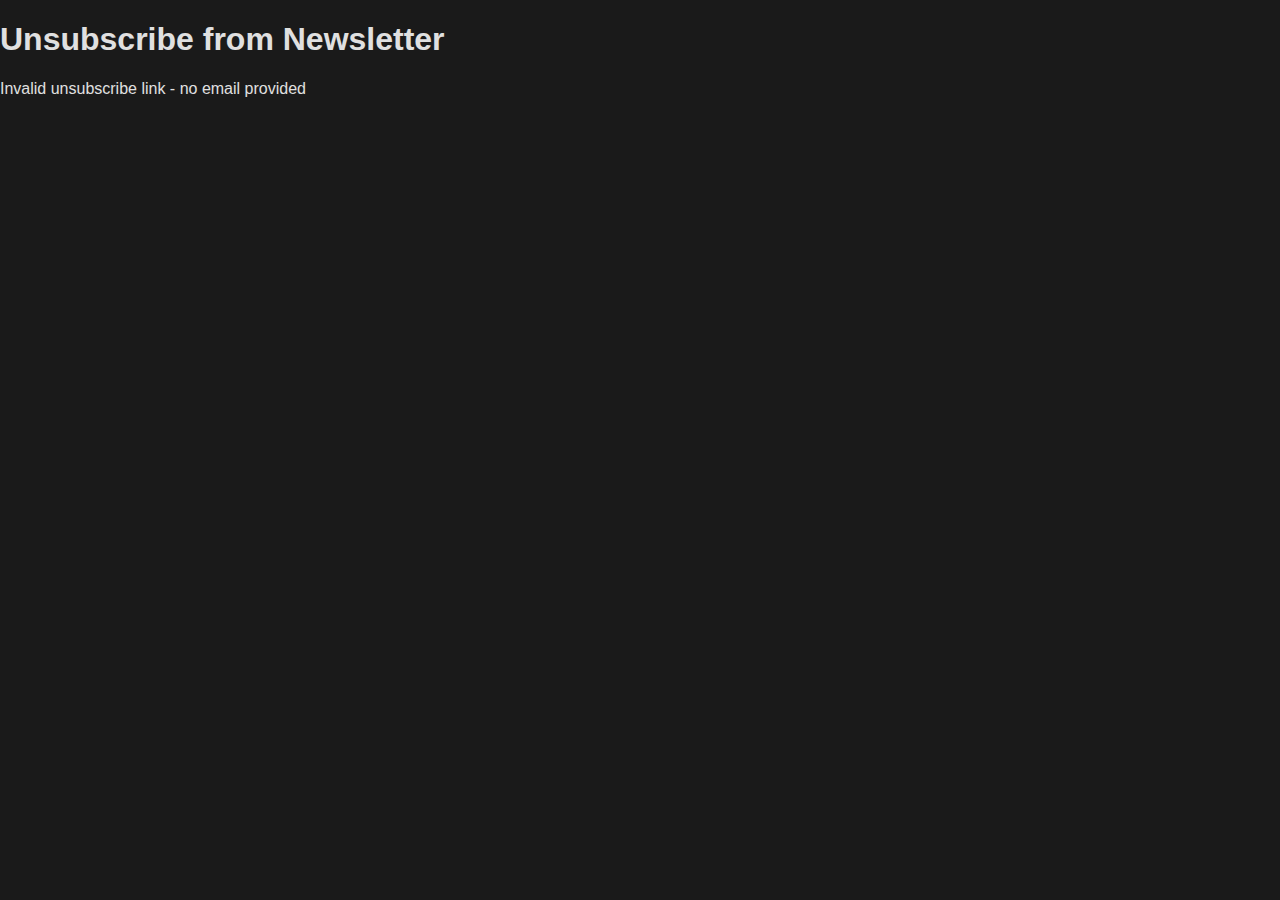
<file: unsub/index.html>
<!DOCTYPE html>
<html lang="en">
  <head>
    <meta charset="UTF-8" />
    <meta name="viewport" content="width=device-width, initial-scale=1.0" />
    <title>Unsubscribe - Captain's Journal</title>
    <link rel="stylesheet" href="../styles.css" />
  </head>
  <body>
    <div class="unsubscribe-container">
      <h1>Unsubscribe from Newsletter</h1>
      <div id="message" class="message"></div>
    </div>

    <script>
      document.addEventListener("DOMContentLoaded", async () => {
        const urlParams = new URLSearchParams(window.location.search);
        const email = urlParams.get("email");
        const messageDiv = document.getElementById("message");

        console.log("Email from URL:", email);

        if (!email) {
          messageDiv.textContent =
            "Invalid unsubscribe link - no email provided";
          messageDiv.className = "message error";
          return;
        }

        try {
          const apiUrl = `https://app-func-captainslog.azurewebsites.net/api/UnsubscribeEmail?email=${encodeURIComponent(
            email
          )}`;
          console.log("Calling API:", apiUrl);

          const response = await fetch(apiUrl, {
            method: "GET",
            headers: {
              Accept: "application/json",
              "Cache-Control": "no-cache",
            },
          });

          console.log("Response status:", response.status);

          const responseText = await response.text();
          console.log("Response text:", responseText);

          let data;
          try {
            // Only try to parse JSON if we have a response
            if (responseText) {
              data = JSON.parse(responseText);
            } else {
              throw new Error("Empty response from server");
            }
          } catch (parseError) {
            console.error("Failed to parse JSON:", parseError);
            throw new Error(
              `Server response error: ${responseText || "No response"}`
            );
          }

          if (response.ok) {
            messageDiv.textContent = `You have been successfully unsubscribed from the Captain's Journal newsletter.`;
            messageDiv.className = "message success";
          } else {
            messageDiv.textContent =
              data?.error || "Failed to unsubscribe. Please try again later.";
            messageDiv.className = "message error";
          }
        } catch (error) {
          console.error("Error:", error);
          messageDiv.textContent = `Error: ${error.message}`;
          messageDiv.className = "message error";
        }
      });
    </script>
  </body>
</html>
</file>
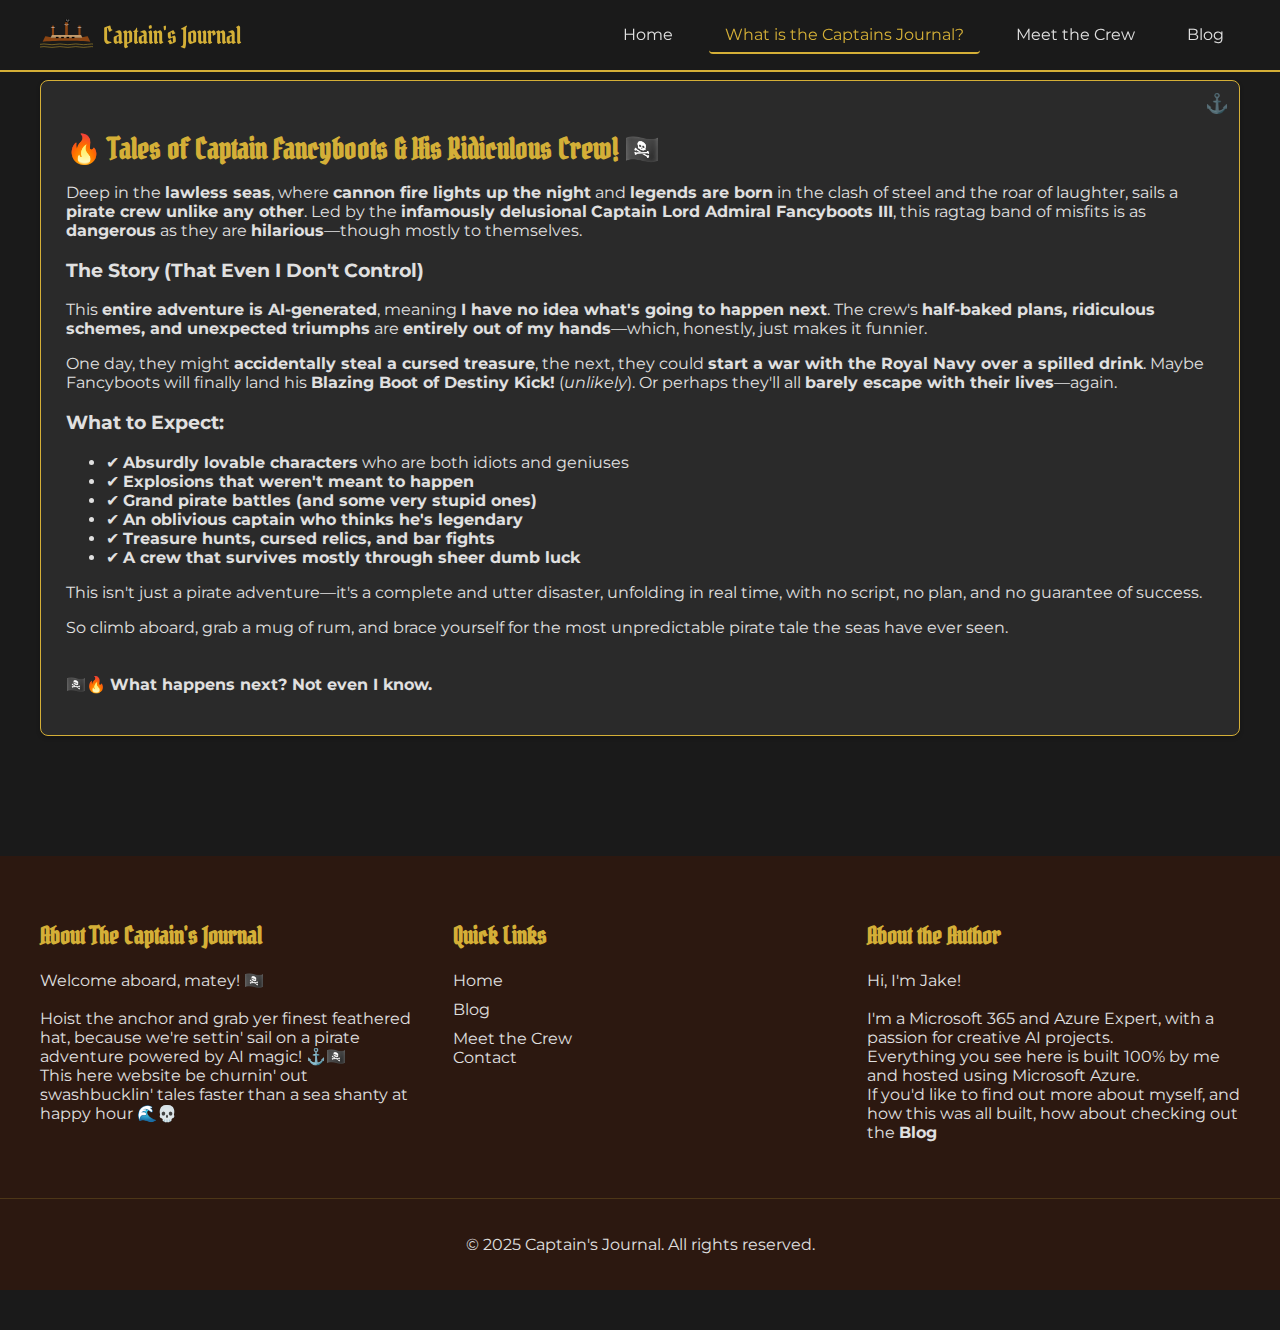
<file: wtfisthis/index.html>
<!DOCTYPE html>
<html lang="en">
  <head>
    <meta charset="UTF-8" />
    <meta
      name="viewport"
      content="width=device-width, initial-scale=1.0, maximum-scale=1.0, user-scalable=no"
    />
    <title>Meet the Crew - Captain's Journal</title>
    <link rel="stylesheet" href="/styles.css" />
    <link rel="preconnect" href="https://fonts.googleapis.com" />
    <link rel="preconnect" href="https://fonts.gstatic.com" crossorigin />
    <link
      href="https://fonts.googleapis.com/css2?family=Montserrat:wght@300;600&display=swap"
      rel="stylesheet"
    />
    <link
      href="https://fonts.googleapis.com/css2?family=Pirata+One&display=swap"
      rel="stylesheet"
    />
    <link rel="icon" type="image/x-icon" href="/images/favicon-32x32.png" />
  </head>
  <body>
    <!-- Navigation Bar -->
    <nav class="main-nav" aria-label="Main navigation">
      <div class="nav-container">
        <div class="nav-logo">
          <a href="/">
            <img src="/images/pirate-ship.svg" alt="Captain's Journal" />
            <span>Captain's Journal</span>
          </a>
        </div>
        <div class="nav-links">
          <a href="/" class="nav-link">Home</a>
          <a href="/wtfisthis/" class="nav-link active">What is the Captains Journal?</a>
          <a href="/intro/" class="nav-link">Meet the Crew</a>
          <a href="/about/" class="nav-link">Blog</a>
          
        </div>
      </div>
    </nav>

 

    <!-- Main Content -->
    <div class="content-wrapper">
      <div class="whats-this-container">
        <article class="episode">
            <h2>🔥 Tales of Captain Fancyboots & His Ridiculous Crew! 🏴‍☠️</h2>
            
            <p>Deep in the <strong>lawless seas</strong>, where <strong>cannon fire lights up the night</strong> and <strong>legends are born</strong> in the clash of steel and the roar of laughter, sails a <strong>pirate crew unlike any other</strong>. Led by the <strong>infamously delusional</strong> <strong>Captain Lord Admiral Fancyboots III</strong>, this ragtag band of misfits is as <strong>dangerous</strong> as they are <strong>hilarious</strong>—though mostly to themselves.</p>
            
            <h3>The Story (That Even I Don't Control)</h3>
            <p>This <strong>entire adventure is AI-generated</strong>, meaning <strong>I have no idea what's going to happen next</strong>. The crew's <strong>half-baked plans, ridiculous schemes, and unexpected triumphs</strong> are <strong>entirely out of my hands</strong>—which, honestly, just makes it funnier.</p>
            
            <p>One day, they might <strong>accidentally steal a cursed treasure</strong>, the next, they could <strong>start a war with the Royal Navy over a spilled drink</strong>. Maybe Fancyboots will finally land his <strong>Blazing Boot of Destiny Kick!</strong> (<em>unlikely</em>). Or perhaps they'll all <strong>barely escape with their lives</strong>—again.</p>
            
            <h3>What to Expect:</h3>
            <ul>
                <li>✔ <strong>Absurdly lovable characters</strong> who are both idiots and geniuses</li>
                <li>✔ <strong>Explosions that weren't meant to happen</strong></li>
                <li>✔ <strong>Grand pirate battles (and some very stupid ones)</strong></li>
                <li>✔ <strong>An oblivious captain who thinks he's legendary</strong></li>
                <li>✔ <strong>Treasure hunts, cursed relics, and bar fights</strong></li>
                <li>✔ <strong>A crew that survives mostly through sheer dumb luck</strong></li>
            </ul>
            <p>This isn't just a pirate adventure—it's a complete and utter disaster, unfolding in real time, with no script, no plan, and no guarantee of success.</p>
            
            <p>So climb aboard, grab a mug of rum, and brace yourself for the most unpredictable pirate tale the seas have ever seen.<br>
                <br><br>
            🏴‍☠️🔥 <strong>What happens next? Not even I know.</strong></p>
            
        </article>
      </div>
    </div>

    <!-- Footer -->
    <footer class="site-footer" role="contentinfo">
      <div class="footer-container">
        <div class="footer-section">
          <h3>About The Captain's Journal</h3>
          <p>
            Welcome aboard, matey! 🏴‍☠️
            <br />
            <br />
            Hoist the anchor and grab yer finest feathered hat, because we're settin'
            sail on a pirate adventure powered by AI magic! ⚓🏴‍☠️
            <br />This here website be churnin' out swashbucklin' tales faster
            than a sea shanty at happy hour 🌊💀
          </p>
        </div>
        <div class="footer-section">
          <h3>Quick Links</h3>
          <ul>
            <li><a href="/">Home</a></li>
            <li><a href="/about/">Blog</a></li
            <li><a href="/intro/">Meet the Crew</a></li>
            <li>
              <a href="mailto:thecaptain@captains-journal.com">Contact</a>
            </li>
          </ul>
        </div>
        <div class="footer-section">
          <h3>About the Author</h3>
          <p>
            Hi, I'm Jake! <br />
            <br />
            I'm a Microsoft 365 and Azure Expert, with a passion for creative AI
            projects.
            <br />
            Everything you see here is built 100% by me and hosted using
            Microsoft Azure.
            <br />
            If you'd like to find out more about myself, and how this was all
            built, how about checking out the
            <b><a href="/about">Blog</a></b>
          </p>
        </div>
      </div>
      <div class="footer-bottom">
        <p>&copy; 2025 Captain's Journal. All rights reserved.</p>
      </div>
    </footer>
  </body>
</html>
</file>
<file: styles.css>
/* Global Styles */
body {
  margin: 0;
  padding: 0;
  font-family: "Montserrat", sans-serif;
  background: #1a1a1a;
  color: #e0e0e0;
}

/* Newsletter Section */
.newsletter {
  background-color: transparent;
  padding: 20px;
}

.newsletter-content {
  max-width: 100%;
}

.newsletter h2 {
  margin-bottom: 15px;
  font-size: 1.2rem;
}

/* Newsletter Form Layout */
.signup-form {
  display: flex;
  justify-content: center;
  align-items: center;
  gap: 15px;
  margin-bottom: 20px;
  padding: 0 20px; /* Add padding to the form */
}

.form-group {
  position: relative;
  flex-grow: 1;
  max-width: 350px; /* Slightly reduced to make room for button */
  margin: 0;
}

.signup-form input {
  width: 100%;
  padding: 8px 12px;
  border: none;
  border-radius: 4px;
  font-size: 0.9rem;
  background-color: #333;
  color: #fff;
  height: 35px;
  box-sizing: border-box;
}

.signup-form input::placeholder {
  color: #888;
}

.signup-form button {
  padding: 8px 20px;
  background-color: #d4af37;
  color: #1a1a1a;
  border: none;
  border-radius: 4px;
  cursor: pointer;
  font-weight: bold;
  transition: background-color 0.3s;
  height: 35px;
  flex-shrink: 0;
  margin-left: 10px; /* Added margin to move button right */
}

.signup-form button:hover {
  background-color: #c4a030;
}

.signup-form button:disabled {
  background-color: #888;
  cursor: not-allowed;
}

.error-message {
  color: #ff6b6b;
  font-size: 0.9rem;
  margin-top: 10px;
  padding: 8px;
  border-radius: 4px;
  text-align: center;
  position: absolute;
  bottom: -40px;
  left: 0;
  right: 0;
}

.error-message.success {
  color: #2ecc71;
  background-color: rgba(46, 204, 113, 0.1);
}

.error-message.warning {
  color: #f1c40f;
  background-color: rgba(241, 196, 15, 0.1);
}

.error-message.error {
  color: #ff6b6b;
  background-color: rgba(255, 107, 107, 0.1);
}

/* Hero Banner - Adjusted size and spacing */
.hero-banner {
  text-align: center;
  padding: 80px 20px 60px;
  background: linear-gradient(rgba(0, 0, 0, 0.7), rgba(0, 0, 0, 0.7)),
    url("/images/fancepantskick.jpg") center 1% / cover no-repeat;
  position: relative;
  min-height: 40vh;
  display: flex;
  flex-direction: column;
  justify-content: center;
  background-position: center 1%;
  overflow: hidden;
}

.hero-content {
  position: absolute;
  top: 50%;
  left: 50%;
  transform: translate(-50%, -50%);
  text-align: center;
  padding: 1.5rem; /* Reduced padding */
  z-index: 2;
  width: 90%;
  max-width: 800px;
  margin-top: 20px; /* Reduced margin */
}

.hero-content h1 {
  font-family: "Pirata One", cursive;
  font-size: 3.5rem;
  margin-bottom: 20px;
  color: #c4a030;
  text-shadow: 2px 2px 4px rgba(0, 0, 0, 0.5);
}

.hero-content h2 {
  font-family: "Pirata One", cursive;
  color: #c4a030;
  text-shadow: 2px 2px 4px rgba(0, 0, 0, 0.5);
  margin-top: 10px;
  font-size: 2rem;
  text-align: center;
}

.creator-credit {
  font-style: italic;
  margin-bottom: 10px;
  color: #888;
}

.tagline {
  font-weight: bold;
  color: #d4af37;
  margin-bottom: 30px;
}

.reveal-button {
  padding: 10px 25px; /* Reduced padding */
  background-color: #d4af37;
  color: #1a1a1a;
  border: none;
  border-radius: 4px;
  cursor: pointer;
  font-size: 1rem; /* Slightly smaller font */
  transition: background-color 0.3s;
  font-weight: bold;
  margin: 0 auto; /* Center horizontally */
  display: block; /* Allows margin auto to work */
}

.reveal-button:hover {
  background-color: #c4a030;
}

/* Content Section - New layout improvements */
.content-wrapper {
  max-width: 1200px;
  margin: -40px auto 0; /* Negative margin to overlap with banner */
  padding: 0 20px 40px;
  position: relative;
  z-index: 10;
}

.episode-container {
  background-color: rgba(28, 28, 28, 0.95);
  padding: 40px;
  border-radius: 12px;
  box-shadow: 0 8px 24px rgba(0, 0, 0, 0.2);
  border: 1px solid rgba(212, 175, 55, 0.2);
}

.episode {
  background-color: #2a2a2a;
  border-radius: 8px;
  padding: 25px;
  margin-bottom: 20px;
  box-shadow: 0 2px 4px rgba(0, 0, 0, 0.2);
  border: 1px solid #d4af37;
  position: relative;
  transition: transform 0.3s ease;
}

.episode:hover {
  transform: translateY(-5px);
  box-shadow: 0 4px 8px rgba(212, 175, 55, 0.2);
}

.episode::before {
  content: "⚓";
  position: absolute;
  top: 10px;
  right: 10px;
  font-size: 1.2rem;
  opacity: 0.5;
}

.episode h2 {
  color: #d4af37;
  margin-bottom: 15px;
  font-family: "Pirata One", cursive;
  font-size: 1.8rem;
}

.episode-meta {
  display: flex;
  justify-content: space-between;
  color: #888;
  margin-bottom: 15px;
  font-size: 0.9rem;
}

.audio-player {
  width: 100%;
}

audio {
  width: 100%;
  filter: invert(100%);
}

/* Loading and Error States */
.loading-spinner {
  text-align: center;
  padding: 20px;
  font-style: italic;
  display: none;
  color: #888;
}

.error-container {
  color: #ff6b6b;
  text-align: center;
  padding: 20px;
  display: none;
}

/* Keep your existing media queries at the bottom */

.banner-footer {
  position: absolute;
  bottom: 20px;
  left: 0;
  right: 0;
  padding: 0 20px;
}

.creator-credit {
  font-size: 1rem;
  color: #ffffff;
  margin-bottom: 5px;
}

.tagline {
  font-size: 0.9rem;
  color: #d4af37;
  font-style: italic;
}

.pagination {
  margin: 20px 0;
  text-align: center;
}

.pagination button {
  padding: 8px 16px;
  margin: 0 5px;
  background-color: #c4a030;
  color: white;
  border: none;
  border-radius: 4px;
  cursor: pointer;
}

.pagination button:hover {
  background-color: #a38528;
}

.pagination span {
  margin: 0 10px;
}

.loading-container {
  text-align: center;
  padding: 20px;
  margin: 20px auto;
  max-width: 100%;
  position: relative;
  background-color: #2a2a2a;
  border-radius: 8px;
  border: 1px solid #d4af37;
}

.pirate-ship {
  animation: rockingBoat 3s ease-in-out infinite;
  transform-origin: center bottom;
  position: relative;
  max-width: 150px;
  margin: 0 auto;
}

.pirate-ship img {
  width: 100%;
  height: auto;
  filter: drop-shadow(0 4px 6px rgba(0, 0, 0, 0.3));
}

.loading-text {
  color: #d4af37;
  font-family: "Pirata One", cursive;
  font-size: 1.2rem;
  margin-top: 15px;
  text-shadow: 2px 2px 4px rgba(0, 0, 0, 0.3);
  animation: fadeInOut 2s infinite;
}

.author-link {
  color: #007bff;
  text-decoration: underline;
  font-weight: 600;
  transition: color 0.2s ease;
}

.author-link:hover {
  color: #0056b3;
}
pre[class*="language-"] {
  border-radius: 6px;
  margin: 1.5em 0;
  box-shadow: 0 2px 4px rgba(0, 0, 0, 0.1);
}

.code-block-header {
  background: #2d2d2d;
  color: #fff;
  padding: 0.5em 1em;
  border-radius: 6px 6px 0 0;
  font-family: monospace;
  font-size: 0.9em;
}

.code-block-container {
  margin: 1.5em 0;
}

/* Optional: Add a copy button */
.copy-button {
  position: absolute;
  right: 0.5em;
  top: 0.5em;
  padding: 0.3em 0.6em;
  background: #444;
  border: none;
  color: white;
  border-radius: 3px;
  cursor: pointer;
  font-size: 0.8em;
}

.copy-button:hover {
  background: #555;
}
/* Enhanced animations */
@keyframes rockingBoat {
  0% {
    transform: rotate(-8deg) translateY(0px);
  }
  25% {
    transform: rotate(0deg) translateY(-5px);
  }
  50% {
    transform: rotate(8deg) translateY(0px);
  }
  75% {
    transform: rotate(0deg) translateY(-5px);
  }
  100% {
    transform: rotate(-8deg) translateY(0px);
  }
}

@keyframes fadeInOut {
  0% {
    opacity: 0.7;
  }
  50% {
    opacity: 1;
  }
  100% {
    opacity: 0.7;
  }
}

@keyframes titleFloat {
  0%,
  100% {
    transform: translateY(0);
  }
  50% {
    transform: translateY(-10px);
  }
}

/* Mobile adjustments */
@media screen and (max-width: 768px) {
  .hero-banner {
    padding-top: 80px;
    min-height: 35vh; /* Even smaller on mobile */
  }

  .hero-content h1 {
    font-size: 2.8rem;
  }

  .content-wrapper {
    margin-top: -30px;
  }

  .episode-container {
    padding: 25px;
  }

  .story-intro {
    bottom: 100px;
    width: 90%; /* Slightly wider on mobile */
    padding: 15px;
    font-size: 0.9rem; /* Smaller font size */
    line-height: 1.4; /* Tighter line height */
    margin: 0 auto 20px;
  }

  .banner-footer {
    bottom: 15px;
  }

  .creator-credit {
    font-size: 0.9rem; /* Slightly smaller on mobile */
  }

  .tagline {
    font-size: 0.8rem; /* Slightly smaller on mobile */
  }

  .pirate-ship img {
    width: 150px;
  }

  .loading-text {
    font-size: 1.2rem;
  }

  .hero-content {
    top: 40%; /* Adjusted for mobile */
    margin-top: 20px; /* Less margin on mobile */
  }
}

/* Navigation Styles */
.main-nav {
  background-color: rgba(26, 26, 26, 0.95);
  position: fixed;
  height: 70px;
  top: 0;
  left: 0;
  right: 0;
  z-index: 1000;
  border-bottom: 2px solid #d4af37;
}

.nav-container {
  max-width: 1200px;
  margin: 0 auto;
  padding: 15px 20px;
  display: flex;
  justify-content: space-between;
  align-items: center;
}

.nav-logo a {
  display: flex;
  align-items: center;
  text-decoration: none;
  color: #d4af37;
}

.nav-logo img {
  height: 40px;
  width: auto;
  margin-right: 10px;
}

.nav-logo span {
  font-family: "Pirata One", cursive;
  font-size: 1.5rem;
}

.nav-links {
  display: flex;
  gap: 20px;
}

.nav-link {
  color: #e0e0e0;
  text-decoration: none;
  padding: 8px 16px;
  border-radius: 4px;
  transition: all 0.3s ease;
}

.nav-link:hover {
  color: #d4af37;
  background-color: rgba(212, 175, 55, 0.1);
}

.nav-link.active {
  color: #d4af37;
  border-bottom: 2px solid #d4af37;
}

/* Footer Styles */
.site-footer {
  background-color: #2c1810;
  color: #e0e0e0;
  padding: 40px 0 20px;
  margin-top: 60px;
}

.footer-container {
  max-width: 1200px;
  margin: 0 auto;
  padding: 0 20px;
  display: grid;
  grid-template-columns: repeat(3, 1fr);
  gap: 40px;
}

.footer-section h3 {
  color: #d4af37;
  font-family: "Pirata One", cursive;
  font-size: 1.5rem;
  margin-bottom: 20px;
}

.footer-section ul {
  list-style: none;
  padding: 0;
}

.footer-section ul li {
  margin-bottom: 10px;
}

.footer-section a {
  color: #e0e0e0;
  text-decoration: none;
  transition: color 0.3s ease;
}

.footer-section a:hover {
  color: #d4af37;
}

.social-links {
  display: flex;
  gap: 15px;
}

.social-link {
  padding: 8px 16px;
  background-color: rgba(212, 175, 55, 0.1);
  border-radius: 4px;
  transition: all 0.3s ease;
}

.social-link:hover {
  background-color: #d4af37;
  color: #1a1a1a !important;
}

.footer-bottom {
  text-align: center;
  margin-top: 40px;
  padding-top: 20px;
  border-top: 1px solid rgba(212, 175, 55, 0.2);
}

/* Mobile Adjustments */
@media screen and (max-width: 768px) {
  .nav-links {
    display: none;
  }

  .footer-container {
    grid-template-columns: 1fr;
    text-align: center;
    gap: 30px;
  }

  .footer-section ul {
    display: flex;
    flex-direction: column;
    align-items: center;
    gap: 15px;
  }

  .footer-section ul li {
    margin-bottom: 0; /* Remove default margin since we're using gap */
  }

  .social-links {
    justify-content: center;
  }
}

/* Modal Styles */
.modal {
  display: none;
  position: fixed;
  top: 0;
  left: 0;
  width: 100%;
  height: 100%;
  background-color: rgba(0, 0, 0, 0.8);
  z-index: 2000;
  animation: fadeIn 0.3s ease-in-out;
}

.modal-content {
  position: relative;
  background-color: #2c1810;
  margin: 15% auto;
  padding: 40px;
  width: 90%;
  max-width: 500px;
  border-radius: 8px;
  border: 2px solid #d4af37;
  animation: slideIn 0.3s ease-in-out;
}

.newsletter-content {
  text-align: center;
}

.newsletter-content h2 {
  color: #d4af37;
  font-size: 1.8rem;
  margin-bottom: 15px;
  font-family: "Pirata One", cursive;
}

.newsletter-content p {
  color: #fff;
  margin-bottom: 25px;
  font-size: 1rem;
}

.signup-form {
  display: flex;
  justify-content: center;
  align-items: center;
  gap: 10px;
  margin: 0 auto;
  max-width: 450px;
}

.form-group {
  position: relative;
  flex-grow: 1;
  margin: 0;
}

.signup-form input {
  width: 100%;
  padding: 10px 15px;
  border: 1px solid rgba(212, 175, 55, 0.3);
  border-radius: 4px;
  font-size: 0.9rem;
  background-color: rgba(0, 0, 0, 0.2);
  color: #fff;
  height: 40px;
  box-sizing: border-box;
}

.signup-form input:focus {
  outline: none;
  border-color: #d4af37;
}

.signup-form button {
  padding: 0 20px;
  height: 40px;
  background-color: #d4af37;
  color: #1a1a1a;
  border: none;
  border-radius: 4px;
  cursor: pointer;
  font-weight: bold;
  transition: background-color 0.3s;
  white-space: nowrap;
  flex-shrink: 0;
}

.signup-form button:hover {
  background-color: #c4a030;
}

.error-message {
  position: absolute;
  left: 0;
  right: 0;
  bottom: -30px;
  font-size: 0.9rem;
  text-align: left;
  padding: 5px 0;
}

.close-modal {
  position: absolute;
  right: 15px;
  top: 15px;
  color: #d4af37;
  font-size: 24px;
  font-weight: bold;
  cursor: pointer;
  transition: color 0.3s;
  width: 30px;
  height: 30px;
  display: flex;
  align-items: center;
  justify-content: center;
  border-radius: 50%;
}

.close-modal:hover {
  color: #fff;
  background-color: rgba(212, 175, 55, 0.1);
}

/* Mobile Adjustments */
@media screen and (max-width: 600px) {
  .modal-content {
    margin: 10% auto;
    padding: 30px 20px;
  }

  .signup-form {
    flex-direction: column;
    gap: 15px;
  }

  .signup-form button {
    width: 100%;
  }

  .error-message {
    position: static;
    margin-top: 10px;
    text-align: center;
  }
}

@keyframes fadeIn {
  from {
    opacity: 0;
  }
  to {
    opacity: 1;
  }
}

@keyframes slideIn {
  from {
    transform: translateY(-100px);
    opacity: 0;
  }
  to {
    transform: translateY(0);
    opacity: 1;
  }
}

/* Add to your existing footer styles */
.footer-section a[href^="mailto"] {
  display: inline-flex;
  align-items: center;
  gap: 5px;
  transition: all 0.3s ease;
}

.footer-section a[href^="mailto"]:hover {
  color: #d4af37;
  transform: translateX(5px);
}

.footer-section a[href^="mailto"]::after {
  content: "✉️";
  font-size: 0.9em;
  opacity: 0;
  transition: opacity 0.3s ease;
}

.footer-section a[href^="mailto"]:hover::after {
  opacity: 1;
}

/* New featured episode styling */
.episode.featured {
  background: linear-gradient(45deg, #2a2a2a, #3a3a3a);
  border: 2px solid #d4af37;
  padding: 30px;
  margin: -20px -20px 30px;
  border-radius: 10px;
}

.featured-label {
  background-color: #d4af37;
  color: #1a1a1a;
  padding: 4px 12px;
  border-radius: 4px;
  font-size: 0.8rem;
  font-weight: bold;
  display: inline-block;
  margin-bottom: 10px;
}
.subscribe-cta {
  margin-top: 30px;
  padding: 15px 30px;
  font-size: 1.2rem;
  background-color: #d4af37;
  color: #1a1a1a;
  border: none;
  border-radius: 8px;
  cursor: pointer;
  font-weight: bold;
  font-family: "Pirata One", cursive;
  position: relative;
  overflow: hidden;
  transition: transform 0.3s;
  animation: pulse 2s infinite;
  box-shadow: 0 0 20px rgba(212, 175, 55, 0.5);
}

.subscribe-cta:hover {
  transform: scale(1.05);
  animation: none;
  background-color: #c4a030;
}

@keyframes pulse {
  0% {
    box-shadow: 0 0 0 0 rgba(212, 175, 55, 0.7);
  }
  70% {
    box-shadow: 0 0 0 20px rgba(212, 175, 55, 0);
  }
  100% {
    box-shadow: 0 0 0 0 rgba(212, 175, 55, 0);
  }
}

/* Mobile adjustments */
@media screen and (max-width: 768px) {
  .subscribe-cta {
    font-size: 1rem;
    padding: 12px 25px;
    margin-top: 20px;
  }
}

.whats-this-container {
  padding-top: 120px; /* Increased from 90px to 120px for more clearance */
  margin: 0 auto;
  max-width: 1200px;
  width: 100%;
  position: relative;
  z-index: 1;
}

@media screen and (max-width: 768px) {
  .whats-this-container {
    padding-top: 90px; /* Increased from 70px to 90px for mobile */
  }
}

.whats-this-container .nav-link.active {
  color: #d4af37;
  border-bottom: 2px solid #d4af37;
  background-color: rgba(212, 175, 55, 0.1);
}

.whats-this-container .nav-link:hover {
  color: #d4af37;
  background-color: rgba(212, 175, 55, 0.1);
}
</file>
<file: intro/styles.css>
/* Global Styles */
body,
html {
  margin: 0;
  padding: 0;
  width: 100%;
  overflow-y: auto !important; /* Force scrolling to be enabled */
  position: relative;
  -webkit-overflow-scrolling: touch; /* Smooth scrolling on iOS */
  overscroll-behavior: auto; /* Allow normal scroll behavior */
  font-family: "Montserrat", sans-serif;
  background: #1a1a1a;
  color: #e0e0e0;
  min-height: 100vh;
  position: relative;
  display: flex;
  flex-direction: column;
}

/* Character-specific backgrounds */
.hero-banner {
  position: relative;
  min-height: auto;
  height: auto;
  width: 100%;
  overflow: visible; /* Changed from auto */
  background-attachment: scroll; /* Better performance on mobile */
  background-size: cover;
  background-position: center;
  background-repeat: no-repeat;
  transition: background-image 0.3s ease-in-out;
  display: flex;
  flex-direction: column;
  margin-bottom: 0;
  padding-bottom: 0;
}

.hero-banner[data-character="fancyboots"] {
  background-image: url("/images/characters/fancyboots-bg.jpg");
}

.hero-banner[data-character="farack"] {
  background-image: url("/images/characters/farack-bg.jpg");
}

.hero-banner[data-character="fuyu"] {
  background-image: url("/images/characters/fuyu-bg.jpg");
}

.hero-banner[data-character="bertha"] {
  background-image: url("/images/characters/bertha-bg.jpg");
}

.hero-banner[data-character="soulslayer"] {
  background-image: url("/images/characters/Soulslayer-bg.jpg");
}

.hero-banner[data-character="tezza"] {
  background-image: url("/images/characters/tezza-bg.jpg");
}

.hero-banner[data-character="saph"] {
  background-image: url("/images/characters/saph-bg.jpg");
}

.hero-banner[data-character="jimmy"] {
  background-image: url("/images/characters/Jimmy-bg.jpg");
}

.hero-banner[data-character="isabella"] {
  background-image: url("/images/characters/isabella-bg.jpg");
}

/* Background overlay */
.hero-banner::before {
  content: "";
  position: fixed; /* Changed from absolute */
  top: 0;
  left: 0;
  right: 0;
  bottom: 0;
  background-color: rgba(0, 0, 0, 0.7);
  z-index: 1;
}

/* Ensure content stays above the overlay */
.hero-banner > * {
  position: relative;
  z-index: 2;
}

/* Main Navigation */
.main-nav {
  position: fixed;
  top: 0;
  width: 100%;
  z-index: 1000;
  background-color: rgba(26, 26, 26, 0.95);
  margin: 0;
  padding: 0;
}

/* Character Navigation Bar */
.character-nav {
  position: sticky;
  top: 60px;
  z-index: 900;
  background-color: rgba(26, 26, 26, 0.95);
  width: 100%;
  margin: 0;
  padding: 0;
  border-top: none;
}

/* Character Profile Container */
.character-profile {
  position: relative;
  height: auto;
  width: 100%;
  overflow: visible; /* Changed from auto/scroll */
  padding: 20px;
}

/* Profile Content */
.character-name,
.character-role,
.profile-section {
  position: relative;
  z-index: 2; /* Keep content above background overlay */
}

/* Smooth transition between profiles */
.character-profile {
  opacity: 0;
  transition: opacity 0.3s ease-in-out;
  position: absolute;
  width: 100%;
  left: 0;
}

.character-profile.active {
  display: block;
  opacity: 1;
  position: relative;
  height: auto;
  overflow: visible;
}

.character-nav-container {
  max-width: 1200px;
  margin: 0 auto;
  padding: 0.5rem 1rem;
  display: flex;
  gap: 1rem;
  overflow-x: auto;
  scrollbar-width: none; /* Firefox */
  -ms-overflow-style: none; /* IE and Edge */
}

.character-nav-container::-webkit-scrollbar {
  display: none; /* Chrome, Safari, Opera */
}

.character-nav-link {
  color: #ffffff;
  text-decoration: none;
  padding: 0.5rem 1rem;
  border-radius: 4px;
  white-space: nowrap;
  transition: background-color 0.3s ease;
}

.character-nav-link:hover {
  background-color: rgba(255, 215, 0, 0.2);
}

.character-nav-link.active {
  background-color: gold;
  color: #1a1a1a;
}

@media (max-width: 768px) {
  .character-nav-container {
    padding: 0.5rem;
    gap: 0.5rem;
  }

  .character-nav-link {
    padding: 0.4rem 0.8rem;
    font-size: 0.9rem;
  }
}
/* Newsletter Section */
.newsletter {
  background-color: transparent;
  padding: 20px;
}

.newsletter-content {
  max-width: 100%;
}

.newsletter h2 {
  margin-bottom: 15px;
  font-size: 1.2rem;
}

/* Newsletter Form Layout */
.signup-form {
  display: flex;
  justify-content: center;
  align-items: center;
  gap: 15px;
  margin-bottom: 20px;
  padding: 0 20px; /* Add padding to the form */
}

.form-group {
  position: relative;
  flex-grow: 1;
  max-width: 350px; /* Slightly reduced to make room for button */
  margin: 0;
}

.signup-form input {
  width: 100%;
  padding: 8px 12px;
  border: none;
  border-radius: 4px;
  font-size: 0.9rem;
  background-color: #333;
  color: #fff;
  height: 35px;
  box-sizing: border-box;
}

.signup-form input::placeholder {
  color: #888;
}

.signup-form button {
  padding: 8px 20px;
  background-color: #d4af37;
  color: #1a1a1a;
  border: none;
  border-radius: 4px;
  cursor: pointer;
  font-weight: bold;
  transition: background-color 0.3s;
  height: 35px;
  flex-shrink: 0;
  margin-left: 10px; /* Added margin to move button right */
}

.signup-form button:hover {
  background-color: #c4a030;
}

.signup-form button:disabled {
  background-color: #888;
  cursor: not-allowed;
}

.error-message {
  color: #ff6b6b;
  font-size: 0.9rem;
  margin-top: 10px;
  padding: 8px;
  border-radius: 4px;
  text-align: center;
  position: absolute;
  bottom: -40px;
  left: 0;
  right: 0;
}

.error-message.success {
  color: #2ecc71;
  background-color: rgba(46, 204, 113, 0.1);
}

.error-message.warning {
  color: #f1c40f;
  background-color: rgba(241, 196, 15, 0.1);
}

.error-message.error {
  color: #ff6b6b;
  background-color: rgba(255, 107, 107, 0.1);
}

/* Hero Banner */
.hero-banner {
  text-align: center;
  padding: 120px 20px 100px; /* Increased top padding from 80px to 120px */
  background: linear-gradient(rgba(0, 0, 0, 0.7), rgba(0, 0, 0, 0.7)),
    url("/images/thecrew.png") center center/cover no-repeat;
  position: relative;
}

.hero-content {
  position: absolute;
  top: 45%; /* Adjusted from 35% to 45% */
  left: 50%;
  transform: translate(-50%, -50%);
  text-align: center;
  padding: 2rem;
  z-index: 2;
  width: 90%;
  max-width: 800px;
  margin-top: 40px; /* Added margin-top */
}

.hero-content h1::before,
.hero-content h1::after {
  content: "☠️";
  font-size: 2.5rem;
  margin: 0 15px;
  vertical-align: middle;
}

.hero-content h2 {
  font-family: "Pirata One", cursive;
  color: #c4a030;
  text-shadow: 2px 2px 4px rgba(0, 0, 0, 0.5);
  margin-top: 10px;
  font-size: 2rem;
  text-align: center;
}

.creator-credit {
  font-style: italic;
  margin-bottom: 10px;
  color: #888;
}

.tagline {
  font-weight: bold;
  color: #d4af37;
  margin-bottom: 30px;
}

.reveal-button {
  padding: 10px 25px; /* Reduced padding */
  background-color: #d4af37;
  color: #1a1a1a;
  border: none;
  border-radius: 4px;
  cursor: pointer;
  font-size: 1rem; /* Slightly smaller font */
  transition: background-color 0.3s;
  font-weight: bold;
  margin: 0 auto; /* Center horizontally */
  display: block; /* Allows margin auto to work */
}

.reveal-button:hover {
  background-color: #c4a030;
}

/* Content Section */
.content-wrapper {
  max-width: 1200px;
  margin: 0 auto;
  padding: 40px 20px;
}

.creator-credit {
  font-size: 1rem;
  color: #ffffff;
  margin-bottom: 5px;
}

.tagline {
  font-size: 0.9rem;
  color: #d4af37;
  font-style: italic;
}

.author-link {
  color: #007bff;
  text-decoration: underline;
  font-weight: 600;
  transition: color 0.2s ease;
}

.author-link:hover {
  color: #0056b3;
}
pre[class*="language-"] {
  border-radius: 6px;
  margin: 1.5em 0;
  box-shadow: 0 2px 4px rgba(0, 0, 0, 0.1);
}

.code-block-header {
  background: #2d2d2d;
  color: #fff;
  padding: 0.5em 1em;
  border-radius: 6px 6px 0 0;
  font-family: monospace;
  font-size: 0.9em;
}

.code-block-container {
  margin: 1.5em 0;
}

/* Optional: Add a copy button */
.copy-button {
  position: absolute;
  right: 0.5em;
  top: 0.5em;
  padding: 0.3em 0.6em;
  background: #444;
  border: none;
  color: white;
  border-radius: 3px;
  cursor: pointer;
  font-size: 0.8em;
}

.copy-button:hover {
  background: #555;
}
/* Enhanced animations */
@keyframes rockingBoat {
  0% {
    transform: rotate(-8deg) translateY(0px);
  }
  25% {
    transform: rotate(0deg) translateY(-5px);
  }
  50% {
    transform: rotate(8deg) translateY(0px);
  }
  75% {
    transform: rotate(0deg) translateY(-5px);
  }
  100% {
    transform: rotate(-8deg) translateY(0px);
  }
}

@keyframes fadeInOut {
  0% {
    opacity: 0.7;
  }
  50% {
    opacity: 1;
  }
  100% {
    opacity: 0.7;
  }
}

@keyframes titleFloat {
  0%,
  100% {
    transform: translateY(0);
  }
  50% {
    transform: translateY(-10px);
  }
}

/* Mobile adjustments */
@media screen and (max-width: 768px) {
  .hero-banner {
    padding-top: 100px; /* Slightly less padding on mobile */
    background-attachment: scroll; /* Better mobile performance */
  }

  .hero-banner::before {
    position: absolute; /* Better for mobile */
  }

  .story-intro {
    bottom: 100px;
    width: 90%; /* Slightly wider on mobile */
    padding: 15px;
    font-size: 0.9rem; /* Smaller font size */
    line-height: 1.4; /* Tighter line height */
    margin: 0 auto 20px;
  }

  .banner-footer {
    margin-top: 60px;
    padding: 15px;
  }

  .creator-credit {
    font-size: 0.9rem; /* Slightly smaller on mobile */
  }

  .tagline {
    font-size: 0.8rem; /* Slightly smaller on mobile */
  }

  .hero-content h1 {
    font-size: 2.5rem;
  }

  .hero-content h1::before,
  .hero-content h1::after {
    font-size: 1.8rem;
  }

  .pirate-ship img {
    width: 150px;
  }

  .loading-text {
    font-size: 1.2rem;
  }

  .hero-content {
    top: 40%; /* Adjusted for mobile */
    margin-top: 20px; /* Less margin on mobile */
  }

  .character-profile {
    padding-top: 85px; /* Reduced from 100px */
    margin-bottom: 120px; /* Increase footer spacing on mobile */
  }

  /* Ensure last section has enough space */
  .profile-section:last-of-type {
    margin-bottom: 40px;
  }

  .character-nav {
    top: 50px; /* Adjusted for mobile main nav height */
  }

  html {
    scroll-padding-top: 120px; /* Adjust for mobile nav heights */
  }
}

/* Navigation Styles */
.nav-container {
  max-width: 1200px;
  margin: 0 auto;
  padding: 10px 0;
  display: flex;
  justify-content: space-between;
  align-items: center;
}

.nav-logo a {
  display: flex;
  align-items: center;
  text-decoration: none;
  color: #d4af37;
}

.nav-logo img {
  height: 40px;
  width: auto;
  margin-right: 10px;
}

.nav-logo span {
  font-family: "Pirata One", cursive;
  font-size: 1.5rem;
}

.nav-links {
  display: flex;
  gap: 20px;
}

.nav-link {
  color: #e0e0e0;
  text-decoration: none;
  padding: 8px 16px;
  border-radius: 4px;
  transition: all 0.3s ease;
}

.nav-link:hover {
  color: #d4af37;
  background-color: rgba(212, 175, 55, 0.1);
}

.nav-link.active {
  color: #d4af37;
  border-bottom: 2px solid #d4af37;
}

/* Footer Styles */
.site-footer {
  background-color: #2c1810;
  color: #e0e0e0;
  padding: 40px 0 20px;
  position: relative;
  width: 100%;
  z-index: 3;
}

.footer-container {
  max-width: 1200px;
  margin: 0 auto;
  padding: 0 20px;
  display: grid;
  grid-template-columns: repeat(3, 1fr);
  gap: 40px;
}

.footer-section h3 {
  color: #d4af37;
  font-family: "Pirata One", cursive;
  font-size: 1.5rem;
  margin-bottom: 20px;
}

.footer-section ul {
  list-style: none;
  padding: 0;
}

.footer-section ul li {
  margin-bottom: 10px;
}

.footer-section a {
  color: #e0e0e0;
  text-decoration: none;
  transition: color 0.3s ease;
}

.footer-section a:hover {
  color: #d4af37;
}

.social-links {
  display: flex;
  gap: 15px;
}

.social-link {
  padding: 8px 16px;
  background-color: rgba(212, 175, 55, 0.1);
  border-radius: 4px;
  transition: all 0.3s ease;
}

.social-link:hover {
  background-color: #d4af37;
  color: #1a1a1a !important;
}

.footer-bottom {
  text-align: center;
  margin-top: 40px;
  padding-top: 20px;
  border-top: 1px solid rgba(212, 175, 55, 0.2);
}

/* Mobile Adjustments */
@media screen and (max-width: 768px) {
  .nav-links {
    display: none;
  }

  .footer-container {
    grid-template-columns: 1fr;
    text-align: center;
    gap: 30px;
    padding: 0 15px;
  }

  .footer-section ul {
    display: flex;
    flex-direction: column;
    align-items: center;
    gap: 15px;
  }

  .footer-section ul li {
    margin-bottom: 0; /* Remove default margin since we're using gap */
  }

  .social-links {
    justify-content: center;
  }
}

/* Modal Styles */
.modal {
  display: none;
  position: fixed;
  top: 0;
  left: 0;
  width: 100%;
  height: 100%;
  background-color: rgba(0, 0, 0, 0.8);
  z-index: 2000;
  animation: fadeIn 0.3s ease-in-out;
}

.modal-content {
  position: relative;
  background-color: #2c1810;
  margin: 15% auto;
  padding: 40px;
  width: 90%;
  max-width: 500px;
  border-radius: 8px;
  border: 2px solid #d4af37;
  animation: slideIn 0.3s ease-in-out;
}

.newsletter-content {
  text-align: center;
}

.newsletter-content h2 {
  color: #d4af37;
  font-size: 1.8rem;
  margin-bottom: 15px;
  font-family: "Pirata One", cursive;
}

.newsletter-content p {
  color: #fff;
  margin-bottom: 25px;
  font-size: 1rem;
}

.signup-form {
  display: flex;
  justify-content: center;
  align-items: center;
  gap: 10px;
  margin: 0 auto;
  max-width: 450px;
}

.form-group {
  position: relative;
  flex-grow: 1;
  margin: 0;
}

.signup-form input {
  width: 100%;
  padding: 10px 15px;
  border: 1px solid rgba(212, 175, 55, 0.3);
  border-radius: 4px;
  font-size: 0.9rem;
  background-color: rgba(0, 0, 0, 0.2);
  color: #fff;
  height: 40px;
  box-sizing: border-box;
}

.signup-form input:focus {
  outline: none;
  border-color: #d4af37;
}

.signup-form button {
  padding: 0 20px;
  height: 40px;
  background-color: #d4af37;
  color: #1a1a1a;
  border: none;
  border-radius: 4px;
  cursor: pointer;
  font-weight: bold;
  transition: background-color 0.3s;
  white-space: nowrap;
  flex-shrink: 0;
}

.signup-form button:hover {
  background-color: #c4a030;
}

.error-message {
  position: absolute;
  left: 0;
  right: 0;
  bottom: -30px;
  font-size: 0.9rem;
  text-align: left;
  padding: 5px 0;
}

.close-modal {
  position: absolute;
  right: 15px;
  top: 15px;
  color: #d4af37;
  font-size: 24px;
  font-weight: bold;
  cursor: pointer;
  transition: color 0.3s;
  width: 30px;
  height: 30px;
  display: flex;
  align-items: center;
  justify-content: center;
  border-radius: 50%;
}

.close-modal:hover {
  color: #fff;
  background-color: rgba(212, 175, 55, 0.1);
}

/* Mobile Adjustments */
@media screen and (max-width: 600px) {
  .modal-content {
    margin: 10% auto;
    padding: 30px 20px;
  }

  .signup-form {
    flex-direction: column;
    gap: 15px;
  }

  .signup-form button {
    width: 100%;
  }

  .error-message {
    position: static;
    margin-top: 10px;
    text-align: center;
  }
}

@keyframes fadeIn {
  from {
    opacity: 0;
  }
  to {
    opacity: 1;
  }
}

@keyframes slideIn {
  from {
    transform: translateY(-100px);
    opacity: 0;
  }
  to {
    transform: translateY(0);
    opacity: 1;
  }
}

/* Add to your existing footer styles */
.footer-section a[href^="mailto"] {
  display: inline-flex;
  align-items: center;
  gap: 5px;
  transition: all 0.3s ease;
}

.footer-section a[href^="mailto"]:hover {
  color: #d4af37;
  transform: translateX(5px);
}

.footer-section a[href^="mailto"]::after {
  content: "✉️";
  font-size: 0.9em;
  opacity: 0;
  transition: opacity 0.3s ease;
}

.footer-section a[href^="mailto"]:hover::after {
  opacity: 1;
}

/* Optional: Add smooth scroll behavior */
html {
  scroll-behavior: smooth;
  scroll-padding-top: 160px; /* Combined height of both nav bars plus some padding */
}

/* Remove bullet points from trait lists */
.trait-list {
  list-style: none;
  margin: 0;
  padding: 0;
  width: 100%;
}

.trait-list li {
  margin: 0.5rem 0;
  padding: 0.5rem 0;
  width: 100%;
  box-sizing: border-box;
}

/* Content Background Panel */
.profile-section {
  position: relative;
  height: auto;
  overflow: visible; /* Remove any scroll containers */
  margin-bottom: 30px;
  width: 100%;
  margin: 0 0 1.5rem 0;
  padding: 1.5rem;
  box-sizing: border-box;
  background-color: rgba(0, 0, 0, 0.85);
  border-radius: 8px;
  backdrop-filter: blur(5px);
  border: 1px solid rgba(255, 255, 255, 0.1);
  box-shadow: 0 4px 6px rgba(0, 0, 0, 0.2);
}

/* Character Name and Role */
.character-name {
  color: #d4af37;
  font-size: 2.5rem;
  margin-top: -10px; /* Negative margin to pull it up */
  padding-top: 0;
  margin-bottom: 0.5rem;
  font-family: "Pirata One", cursive;
  text-shadow: 2px 2px 4px rgba(0, 0, 0, 0.5);
}

.character-role {
  color: #fff;
  font-size: 1.2rem;
  margin-top: 0;
  margin-bottom: 2rem;
  font-style: italic;
  text-shadow: 1px 1px 2px rgba(0, 0, 0, 0.5);
}

/* Section Headers */
.profile-section h3 {
  color: #d4af37;
  margin-bottom: 1rem;
  font-size: 1.5rem;
  border-bottom: 2px solid rgba(212, 175, 55, 0.3);
  padding-bottom: 0.5rem;
}

/* Text Content */
.profile-section p,
.trait-list li {
  color: #fff;
  line-height: 1.6;
  margin-bottom: 1rem;
}

.trait-list li strong {
  color: #d4af37;
}

/* Hover effect on sections */
.profile-section:hover {
  background-color: rgba(0, 0, 0, 0.9);
  transform: translateY(-2px);
  transition: all 0.3s ease;
}

/* Mobile Optimization */
@media screen and (max-width: 768px) {
  .hero-banner {
    padding: 0;
  }

  .character-profile {
    padding: 1rem;
    width: 100%;
    box-sizing: border-box;
  }

  .profile-section {
    margin: 0 0 1rem 0;
    padding: 1rem;
    width: 100%;
  }

  .character-name,
  .character-role,
  .profile-section h3 {
    text-align: center;
    width: 100%;
    margin-left: 0;
    margin-right: 0;
    padding: 0;
  }

  .profile-section p {
    margin: 1rem 0;
    padding: 0;
    width: 100%;
  }

  /* Ensure proper text wrapping */
  .trait-list li {
    width: 100%;
    word-wrap: break-word;
    overflow-wrap: break-word;
  }
}

/* Smaller screens */
@media screen and (max-width: 480px) {
  .character-profile {
    padding: 0.5rem;
  }

  .profile-section {
    padding: 1rem;
    margin-bottom: 0.8rem;
  }
}

/* Ensure touch targets are large enough */
@media (hover: none) {
  .character-nav-link {
    min-height: 44px;
    display: flex;
    align-items: center;
    justify-content: center;
  }

  .trait-list li {
    min-height: 44px;
  }
}

/* Character Name Spacing */
.character-name {
  margin-top: -10px; /* Negative margin to pull it up */
  padding-top: 0;
  margin-bottom: 0.5rem;
}

.character-role {
  margin-top: 0;
  margin-bottom: 2rem;
}

/* Mobile Adjustments */
@media screen and (max-width: 768px) {
  .character-profile {
    padding-top: 85px; /* Reduced from 100px */
  }

  .character-name {
    margin-top: -5px; /* Slightly less negative margin for mobile */
  }
}

/* Reset container styles */
body,
html {
  margin: 0;
  padding: 0;
  width: 100%;
  overflow-x: hidden;
}

/* Main container adjustments */
.main-content,
.container,
.content-wrapper,
main,
.character-profiles-container {
  width: 100%;
  max-width: 100%;
  margin: 0;
  padding: 0;
  box-sizing: border-box;
}

/* Character Profile Base Styles */
.character-profile {
  width: 100%;
  max-width: 1200px;
  margin: 0 auto;
  padding: 1rem;
  box-sizing: border-box;
}

.profile-section {
  width: 100%;
  margin: 0 0 1rem 0;
  padding: 1.5rem;
  box-sizing: border-box;
  background-color: rgba(0, 0, 0, 0.85);
  border-radius: 8px;
  backdrop-filter: blur(5px);
  border: 1px solid rgba(255, 255, 255, 0.1);
  box-shadow: 0 4px 6px rgba(0, 0, 0, 0.2);
}

/* Mobile Styles */
@media screen and (max-width: 768px) {
  .character-profile {
    padding: 1rem;
    margin: 0;
    width: 100%;
  }

  .profile-section {
    width: 100%;
    margin: 0 0 1rem 0;
    padding: 1rem;
  }

  .profile-section p,
  .trait-list {
    width: 100%;
    margin: 0;
    padding: 0;
  }

  .trait-list li {
    width: 100%;
    margin: 0 0 1rem 0;
    padding: 0;
  }

  .character-name,
  .character-role {
    width: 100%;
    text-align: center;
    margin: 0 0 1rem 0;
    padding: 0;
  }
}

/* Fix any potential horizontal scroll */
* {
  max-width: 100%;
  box-sizing: border-box;
}

/* Mobile Optimizations */
@media screen and (max-width: 768px) {
  body {
    position: relative;
    min-height: 100vh;
    overflow-y: auto;
  }

  .hero-banner {
    min-height: 100%;
    overflow-y: auto;
    -webkit-overflow-scrolling: touch; /* Smooth scrolling on iOS */
  }

  .character-profile {
    padding-top: 85px;
    padding-bottom: 60px; /* Add space at bottom for mobile */
    height: auto;
    overflow-y: visible;
  }

  .profile-section:last-child {
    margin-bottom: 80px; /* Ensure last section is fully scrollable */
  }
}

/* Fix iOS Safari scrolling */
@supports (-webkit-touch-callout: none) {
  .hero-banner {
    background-attachment: scroll;
  }
}

/* Ensure the page scrolls as one unit */
body {
  overflow-y: auto !important;
  -webkit-overflow-scrolling: touch;
  position: relative;
  height: auto;
  min-height: 100vh;
}

/* Mobile specific fixes */
@media screen and (max-width: 768px) {
  .hero-banner,
  .character-profile,
  .profile-section {
    overflow: visible;
    height: auto;
    transform: none;
  }
}
</file>
